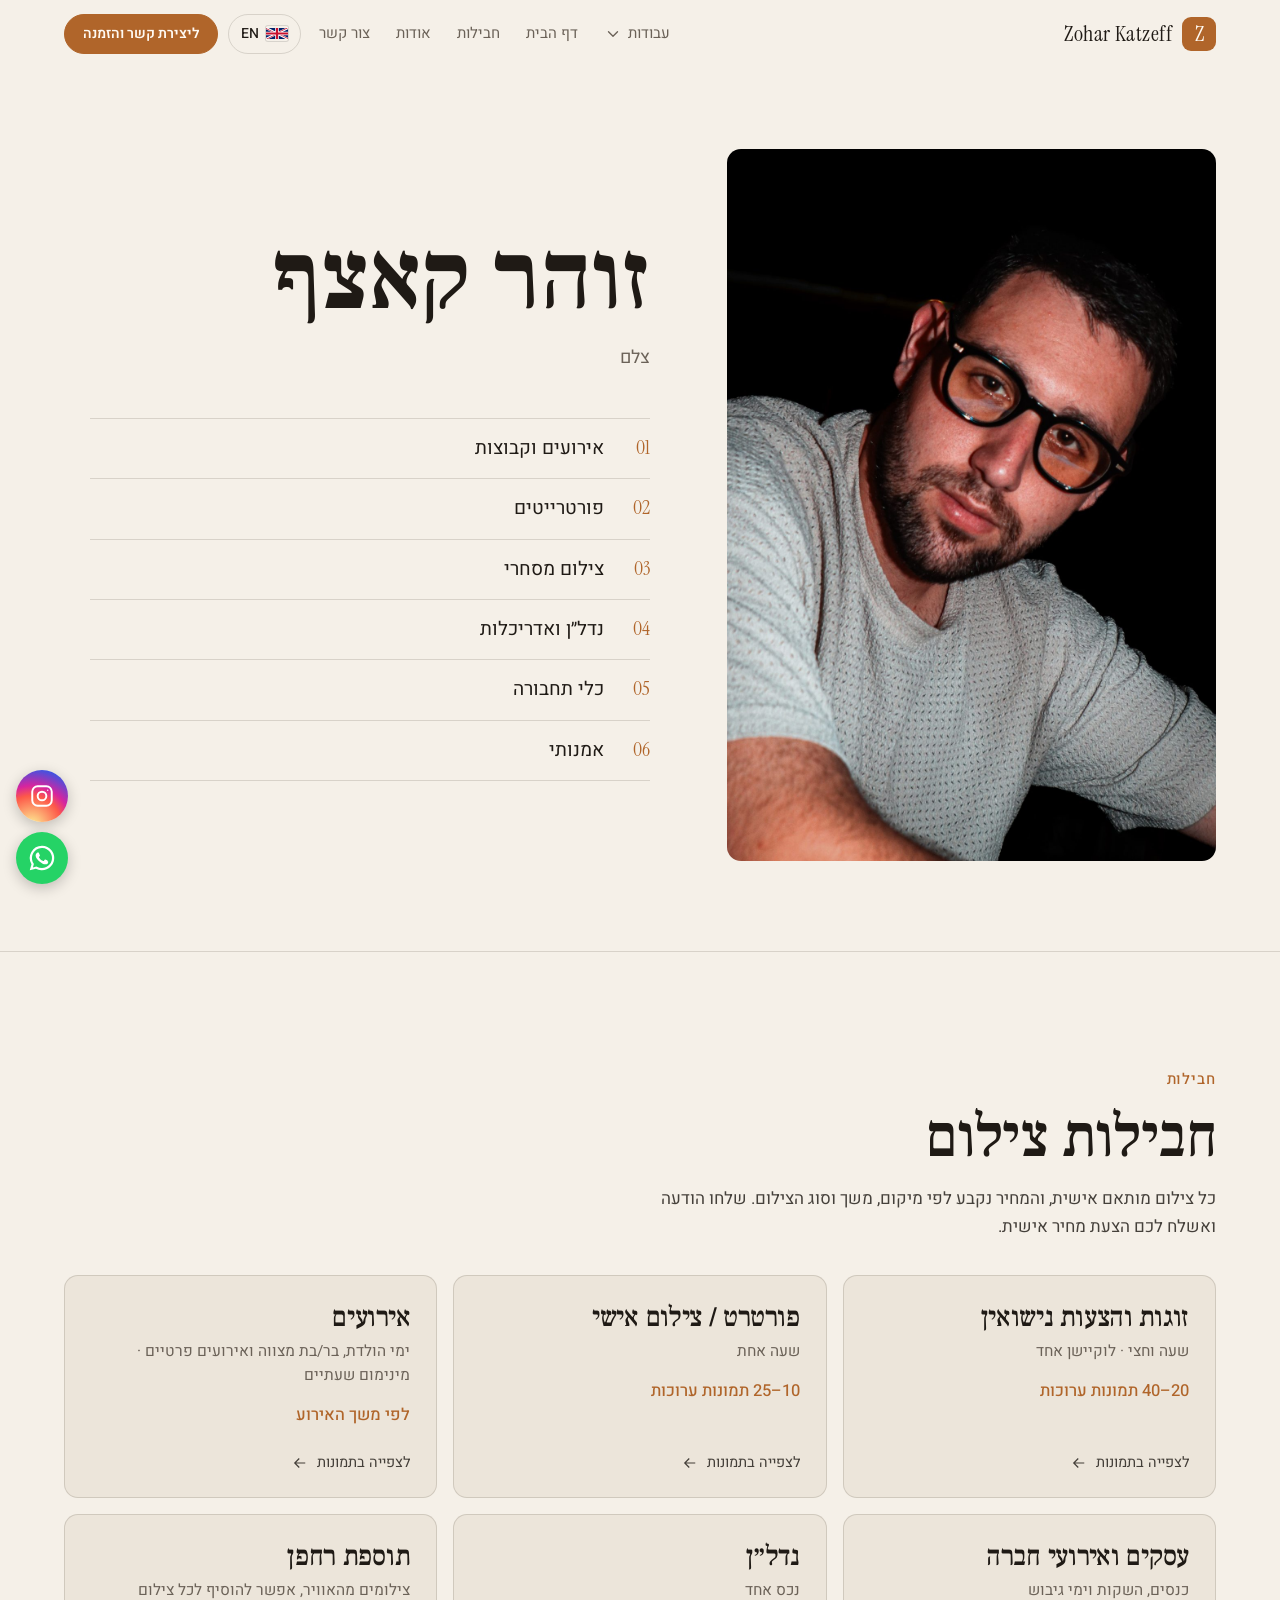
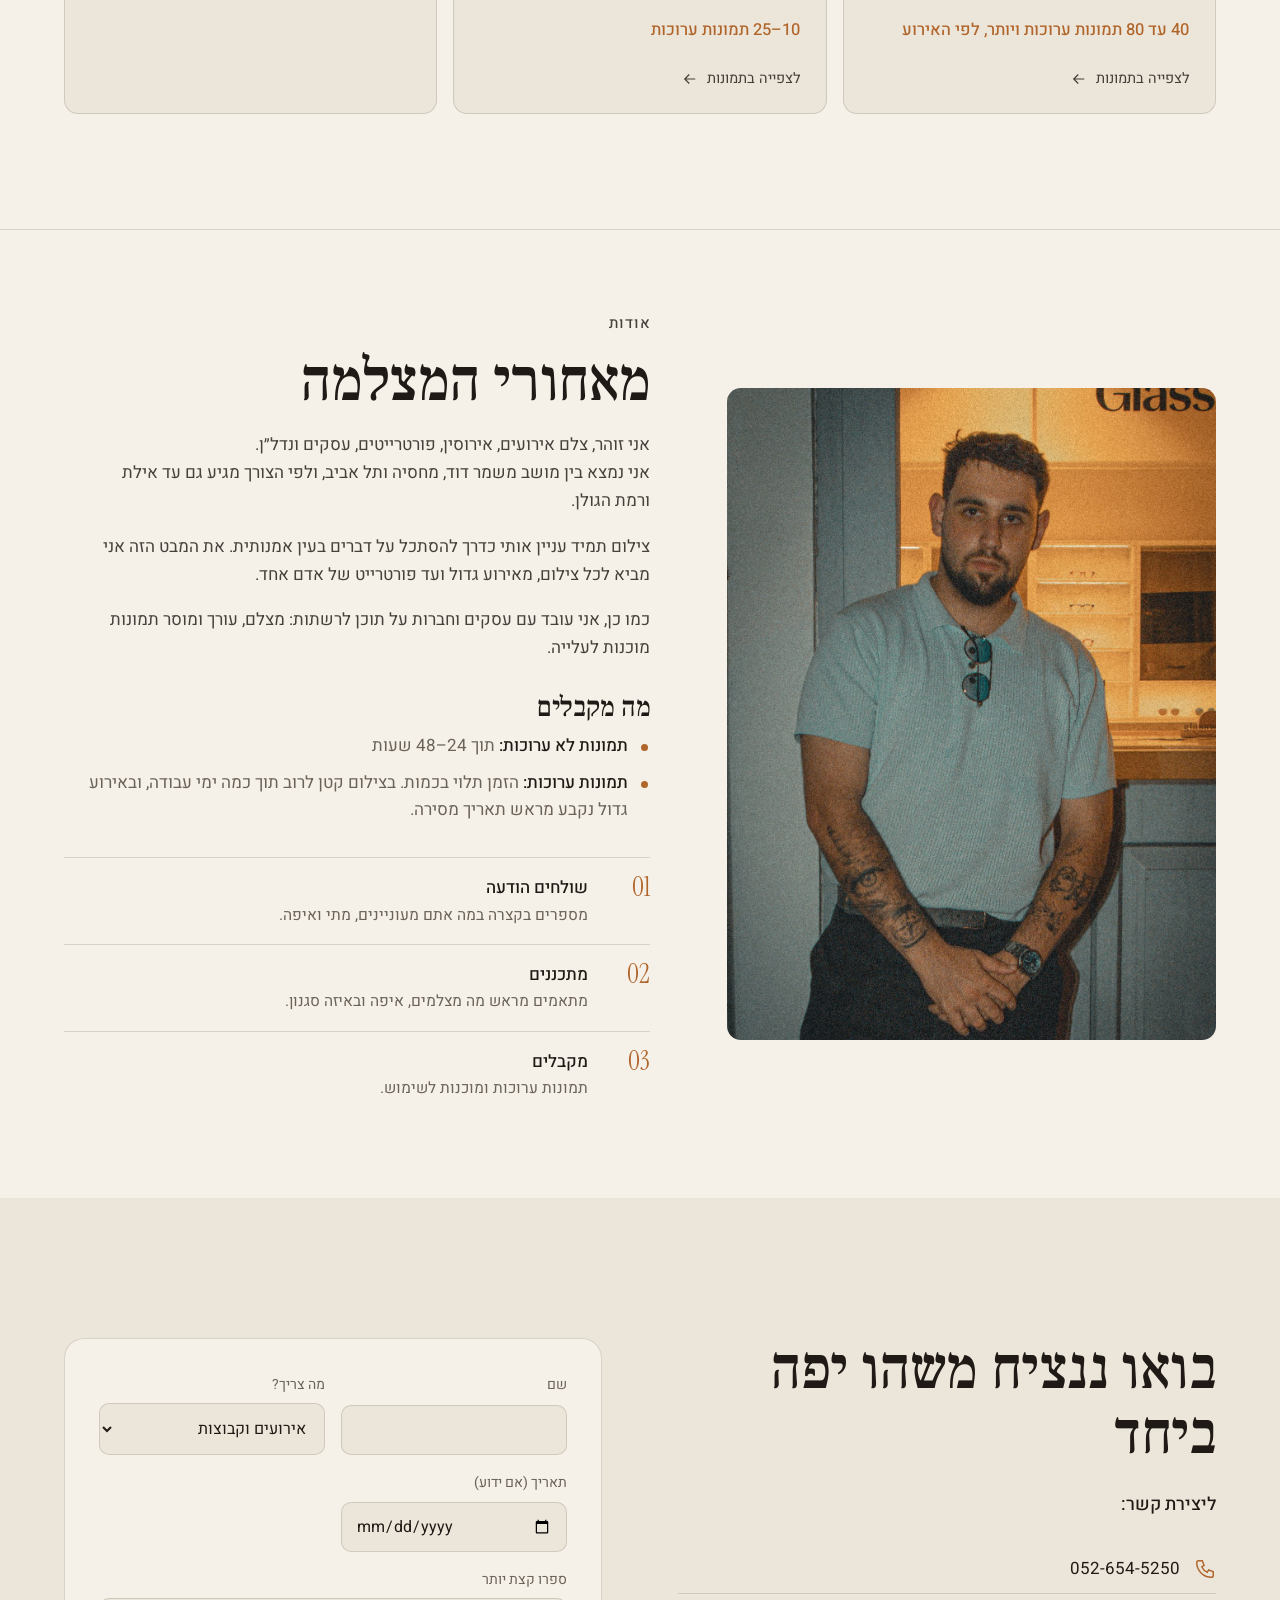
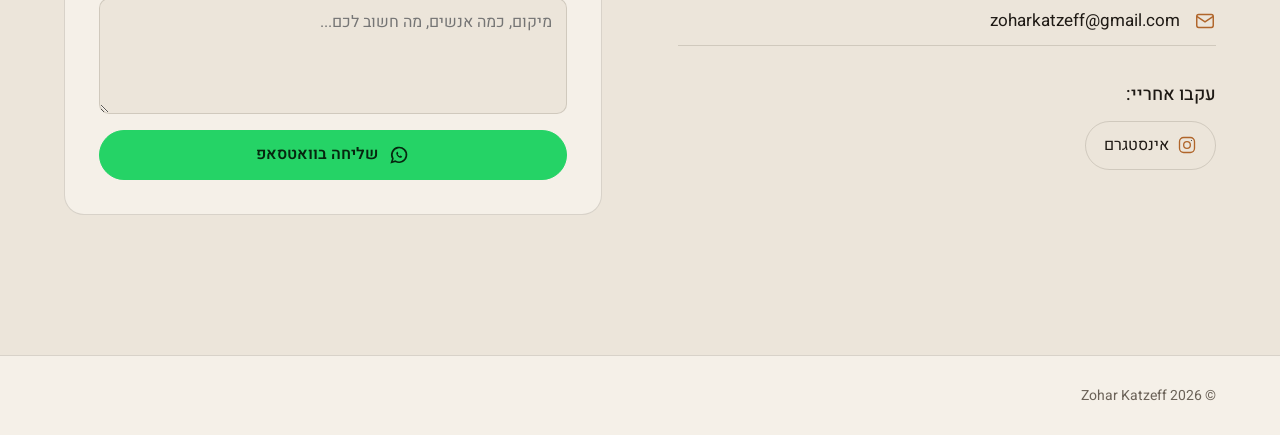
<file: index.html>
<!doctype html>
<html lang="he" dir="rtl">
<head>
<meta charset="utf-8">
<meta name="viewport" content="width=device-width, initial-scale=1, viewport-fit=cover">
<title>זוהר קאצף · צלם אירועים, פורטרייטים, עסקים ונדל״ן</title>
<meta name="description" content="זוהר קאצף, צלם אירועים, אירוסין, פורטרייטים, עסקים ונדל״ן. משמר דוד, מחסיה, תל אביב וכל הארץ. Zohar Katzeff, photographer in Israel.">
<!-- seo -->
<link rel="canonical" href="https://zoharkatzeff.com/">
<meta property="og:url" content="https://zoharkatzeff.com/">
<meta property="og:type" content="website">
<meta property="og:locale" content="he_IL">
<link rel="alternate" hreflang="he" href="https://zoharkatzeff.com/">
<link rel="alternate" hreflang="en" href="https://zoharkatzeff.com/?lang=en">
<link rel="alternate" hreflang="x-default" href="https://zoharkatzeff.com/">
<script type="application/ld+json">
{"@context": "https://schema.org", "@type": "ProfessionalService",
 "name": "Zohar Katzeff Photography · זוהר קאצף צלם",
 "alternateName": ["זוהר קאצף", "Zohar Katzeff"],
 "description": "צלם אירועים, אירוסין, פורטרייטים, עסקים ונדל״ן. Photographer for events, engagements, portraits, businesses and real estate.",
 "url": "https://zoharkatzeff.com/",
 "image": "https://zoharkatzeff.com/media/full/self-portrait-001.jpg",
 "telephone": "+972526545250",
 "areaServed": [{"@type": "Country", "name": "Israel"}, "משמר דוד", "מחסיה", "תל אביב"],
 "address": {"@type": "PostalAddress", "addressLocality": "Mishmar David", "addressCountry": "IL"},
 "founder": {"@type": "Person", "name": "Zohar Katzeff", "alternateName": "זוהר קאצף", "jobTitle": "Photographer"},
 "sameAs": ["https://www.instagram.com/katzeff_photos/"],
 "knowsAbout": ["Event photography", "Portrait photography", "Engagement photography", "Commercial photography", "Real estate photography", "Architecture photography"]}
</script>
<!-- /seo -->
<meta property="og:title" content="Zohar Katzeff · זוהר קאצף">
<meta property="og:description" content="צלם · Photographer">
<meta property="og:image" content="https://zoharkatzeff.com/media/full/self-portrait-001.jpg">
<meta name="theme-color" content="#f5f0e8">
<link rel="icon" href="data:image/svg+xml,%3Csvg xmlns='http://www.w3.org/2000/svg' viewBox='0 0 64 64'%3E%3Crect width='64' height='64' rx='14' fill='%23121110'/%3E%3Ctext x='32' y='45' font-family='Georgia,serif' font-size='38' fill='%23e3a75f' text-anchor='middle'%3EZ%3C/text%3E%3C/svg%3E">
<link rel="preconnect" href="https://fonts.googleapis.com">
<link rel="preconnect" href="https://fonts.gstatic.com" crossorigin>
<link href="https://fonts.googleapis.com/css2?family=Frank+Ruhl+Libre:wght@400;500;700&family=Heebo:wght@300;400;500;600&family=Instrument+Serif:ital@0;1&family=Caveat:wght@500;700&display=swap" rel="stylesheet">
<link rel="stylesheet" href="style.css?v=47">
</head>
<body data-page="home" data-base="">
<header class="nav" id="nav"></header>
<main id="main"><div class="page home" id="home"></div>
<section class="packages" id="packages">
  <div class="packages-inner">
    <p class="eyebrow" data-en="Packages">חבילות</p>
    <h2 data-en="Photography packages">חבילות צילום</h2>
    <p class="packages-lead" data-en="Every shoot is tailored to you, so the price depends on location, length and type of shoot. Message me and I'll send you a personal quote.">כל צילום מותאם אישית, והמחיר נקבע לפי מיקום, משך וסוג הצילום. שלחו הודעה ואשלח לכם הצעת מחיר אישית.</p>
    <div class="pkg-grid">
    <a class="pkg" href="portraits/">
      <h3 data-en="Couples & engagement">זוגות והצעות נישואין</h3>
      <p class="pkg-meta" data-en="1.5 hours · one location">שעה וחצי · לוקיישן אחד</p>
      <p class="pkg-count" data-en="20–40 edited photos">20–40 תמונות ערוכות</p>
      <span class="pkg-see"><span data-en="See photos">לצפייה בתמונות</span><svg class="pkg-arrow" viewBox="0 0 24 24" aria-hidden="true"><path d="M5 12h14M13 6l6 6-6 6"/></svg></span>
    </a>
    <a class="pkg" href="portraits/">
      <h3 data-en="Portrait / personal shoot">פורטרט / צילום אישי</h3>
      <p class="pkg-meta" data-en="1 hour">שעה אחת</p>
      <p class="pkg-count" data-en="10–25 edited photos">10–25 תמונות ערוכות</p>
      <span class="pkg-see"><span data-en="See photos">לצפייה בתמונות</span><svg class="pkg-arrow" viewBox="0 0 24 24" aria-hidden="true"><path d="M5 12h14M13 6l6 6-6 6"/></svg></span>
    </a>
    <a class="pkg" href="events/">
      <h3 data-en="Events">אירועים</h3>
      <p class="pkg-meta" data-en="Birthdays, bar/bat mitzvahs and private events · 2-hour minimum">ימי הולדת, בר/בת מצווה ואירועים פרטיים · מינימום שעתיים</p>
      <p class="pkg-count" data-en="Depends on the length of the event">לפי משך האירוע</p>
      <span class="pkg-see"><span data-en="See photos">לצפייה בתמונות</span><svg class="pkg-arrow" viewBox="0 0 24 24" aria-hidden="true"><path d="M5 12h14M13 6l6 6-6 6"/></svg></span>
    </a>
    <a class="pkg" href="commercial/">
      <h3 data-en="Business & company events">עסקים ואירועי חברה</h3>
      <p class="pkg-meta" data-en="Conferences, launches and team days">כנסים, השקות וימי גיבוש</p>
      <p class="pkg-count" data-en="40–80+ edited photos, depending on the event">40 עד 80 תמונות ערוכות ויותר, לפי האירוע</p>
      <span class="pkg-see"><span data-en="See photos">לצפייה בתמונות</span><svg class="pkg-arrow" viewBox="0 0 24 24" aria-hidden="true"><path d="M5 12h14M13 6l6 6-6 6"/></svg></span>
    </a>
    <a class="pkg" href="real-estate/">
      <h3 data-en="Real estate">נדל״ן</h3>
      <p class="pkg-meta" data-en="One property">נכס אחד</p>
      <p class="pkg-count" data-en="10–25 edited photos">10–25 תמונות ערוכות</p>
      <span class="pkg-see"><span data-en="See photos">לצפייה בתמונות</span><svg class="pkg-arrow" viewBox="0 0 24 24" aria-hidden="true"><path d="M5 12h14M13 6l6 6-6 6"/></svg></span>
    </a>
    <div class="pkg">
      <h3 data-en="Drone add-on">תוספת רחפן</h3>
      <p class="pkg-meta" data-en="Aerial shots you can add to any shoot">צילומים מהאוויר, אפשר להוסיף לכל צילום</p>
    </div>
    </div>
  </div>
</section>

<section class="about" id="about">
  <div class="about-img"><img src="media/full/about-001.jpg" alt="Zohar Katzeff · זוהר קאצף"></div>
  <div class="about-text">
    <p class="eyebrow" data-en="About">אודות</p>
    <h2 class="about-title" data-en="Behind the camera">מאחורי המצלמה</h2>
    <p data-en="I'm Zohar, a photographer for events, engagements, portraits, businesses and real estate.<br>I'm based between Moshav Mishmar David, Mahseya and Tel Aviv, and I travel as far as Eilat or the Golan Heights when the shoot calls for it.">אני זוהר, צלם אירועים, אירוסין, פורטרייטים, עסקים ונדל״ן.<br>אני נמצא בין מושב משמר דוד, מחסיה ותל אביב, ולפי הצורך מגיע גם עד אילת ורמת הגולן.</p>
    <p data-en="Photography has always drawn me in as a way of seeing things with an artistic eye. I bring that eye to every shoot, from a big event to a portrait of one person.">צילום תמיד עניין אותי כדרך להסתכל על דברים בעין אמנותית. את המבט הזה אני מביא לכל צילום, מאירוע גדול ועד פורטרייט של אדם אחד.</p>
    <p data-en="I also work with businesses and companies on social content: I shoot, edit and hand over photos that are ready to post.">כמו כן, אני עובד עם עסקים וחברות על תוכן לרשתות: מצלם, עורך ומוסר תמונות מוכנות לעלייה.</p>
    <h2 class="gets-title" data-en="What you get">מה מקבלים</h2>
    <ul class="gets">
      <li data-en="<strong>Unedited photos:</strong> within 24–48 hours"><strong>תמונות לא ערוכות:</strong> תוך 24–48 שעות</li>
      <li data-en="<strong>Edited photos:</strong> depends on how many. A small shoot usually takes a few business days; for a big event, we agree on a delivery date in advance."><strong>תמונות ערוכות:</strong> הזמן תלוי בכמות. בצילום קטן לרוב תוך כמה ימי עבודה, ובאירוע גדול נקבע מראש תאריך מסירה.</li>
    </ul>
    <ol class="steps">
      <li><strong data-en="Message me">שולחים הודעה</strong><span data-en="Tell me briefly what you're looking for, when and where.">מספרים בקצרה במה אתם מעוניינים, מתי ואיפה.</span></li>
      <li><strong data-en="We plan it">מתכננים</strong><span data-en="We agree up front on what we shoot, where, and in what style.">מתאמים מראש מה מצלמים, איפה ובאיזה סגנון.</span></li>
      <li><strong data-en="You get the edit">מקבלים</strong><span data-en="Edited photos, ready to use.">תמונות ערוכות ומוכנות לשימוש.</span></li>
    </ol>
  </div>
</section>

<section class="contact" id="contact">
  <div class="contact-inner">
    <div class="contact-copy">
      <h2 data-en="Let's capture something beautiful together">בואו ננציח משהו יפה ביחד</h2>
      <p class="contact-label" data-en="Get in touch:">ליצירת קשר:</p>
      <div class="contact-links">
        <a href="tel:+972526545250"><svg viewBox="0 0 24 24" aria-hidden="true"><path d="M5 3h4l2 5-2.5 1.5a11 11 0 0 0 6 6L16 13l5 2v4a2 2 0 0 1-2 2A16 16 0 0 1 3 5a2 2 0 0 1 2-2"/></svg><span dir="ltr">052-654-5250</span></a>
        <a href="mailto:zoharkatzeff@gmail.com"><svg viewBox="0 0 24 24" aria-hidden="true"><rect x="3" y="5" width="18" height="14" rx="2"/><path d="m3 7 9 6 9-6"/></svg><span dir="ltr">zoharkatzeff@gmail.com</span></a>
      </div>
      <div class="follow" id="follow"></div>
    </div>
    <form class="form" id="bookForm" novalidate>
      <label><span data-en="Your name">שם</span><input name="name" autocomplete="name" required></label>
      <label><span data-en="What do you need?">מה צריך?</span>
        <select name="service" id="serviceSelect"></select>
      </label>
      <label><span data-en="Date (if you know it)">תאריך (אם ידוע)</span><input name="date" type="date"></label>
      <label class="full"><span data-en="Tell me a bit more">ספרו קצת יותר</span><textarea name="details" rows="4" data-en-placeholder="Location, how many people, what matters to you..." placeholder="מיקום, כמה אנשים, מה חשוב לכם..."></textarea></label>
      <button class="btn btn-wa full" type="submit">
        <svg viewBox="0 0 24 24" aria-hidden="true"><path d="M4 20l1.3-4A8 8 0 1 1 8 18.7z"/><path d="M9 9.5c0 3 2.5 5.5 5.5 5.5l1-1.5-2-1-1 .8a4 4 0 0 1-2-2l.8-1-1-2z" class="fill"/></svg>
        <span data-en="Send on WhatsApp">שליחה בוואטסאפ</span>
      </button>
      <p class="form-err" id="formErr" role="alert" hidden data-en="Please add your name.">נא למלא שם.</p>
    </form>
  </div>
</section>
</main>
<footer class="footer" id="footer"></footer>
<script src="data/photos.js?v=47"></script>
<script src="app.js?v=47"></script>
</body>
</html>
</file>
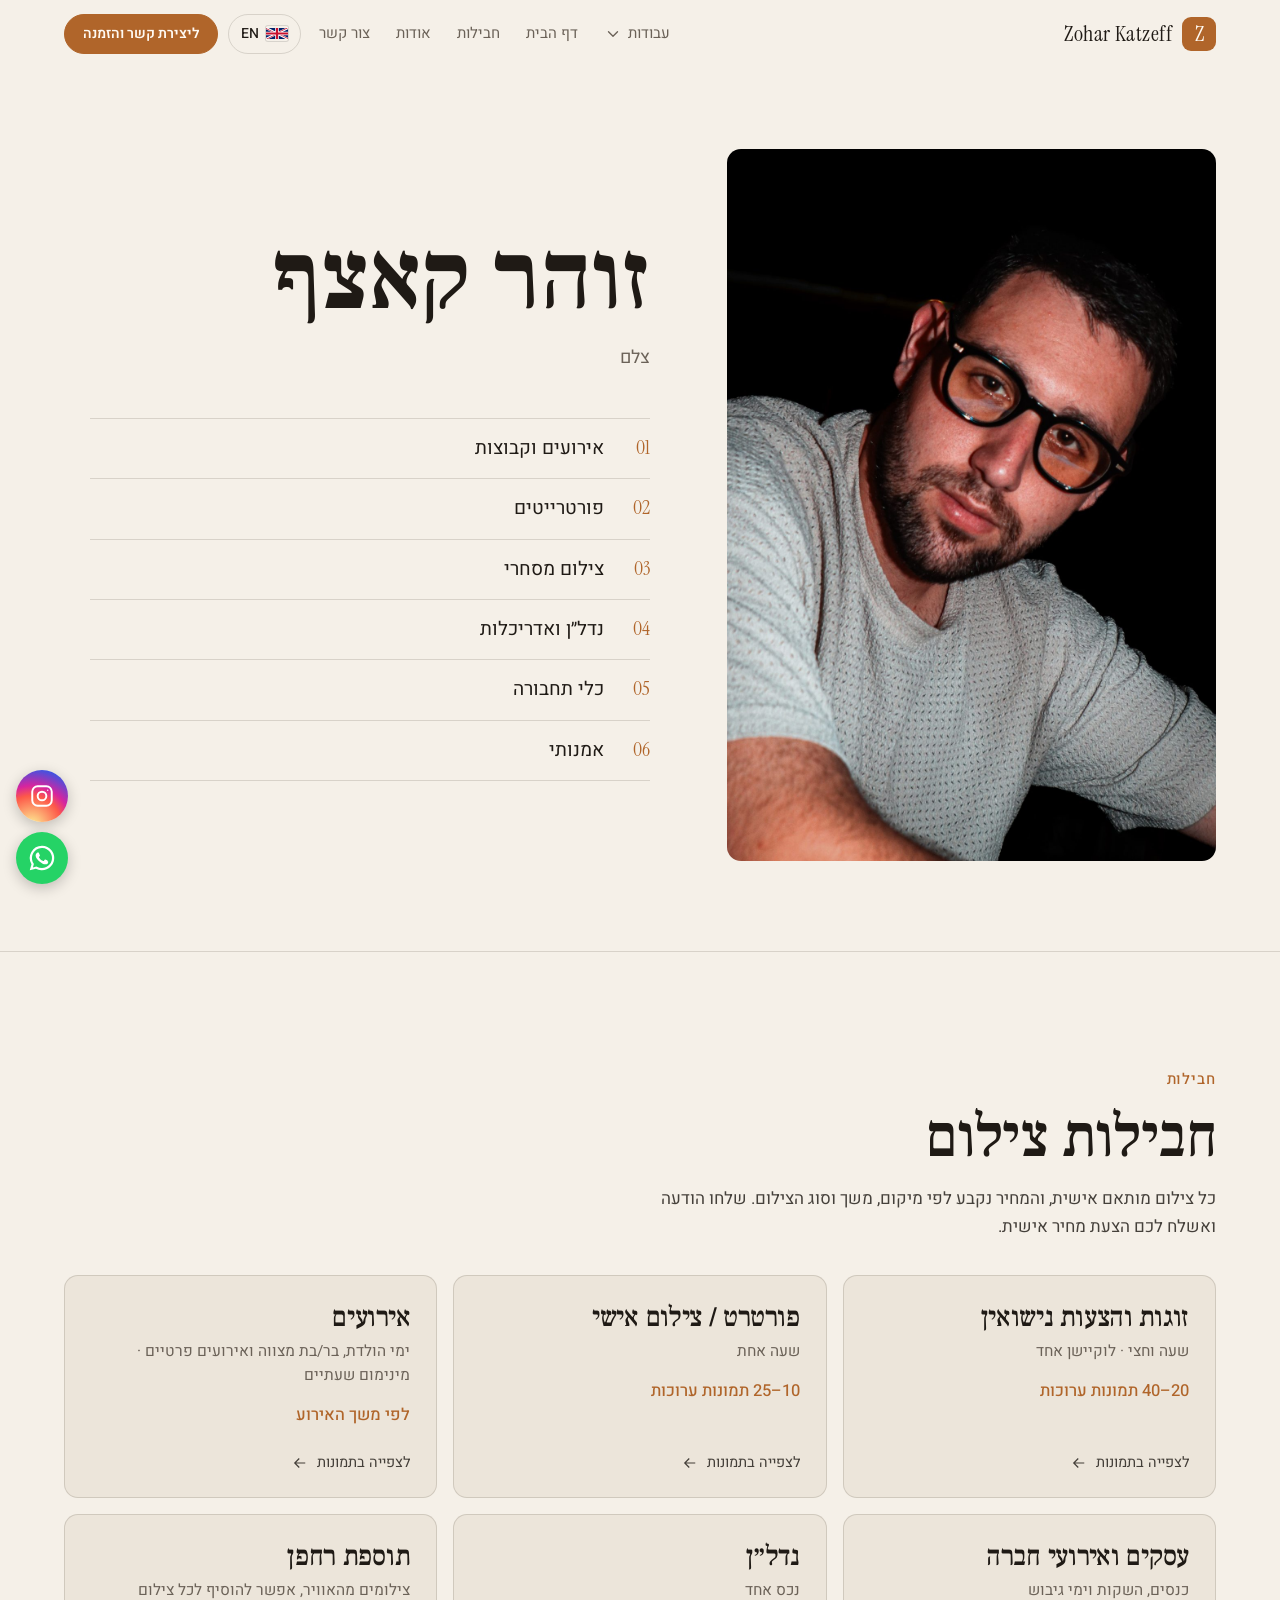
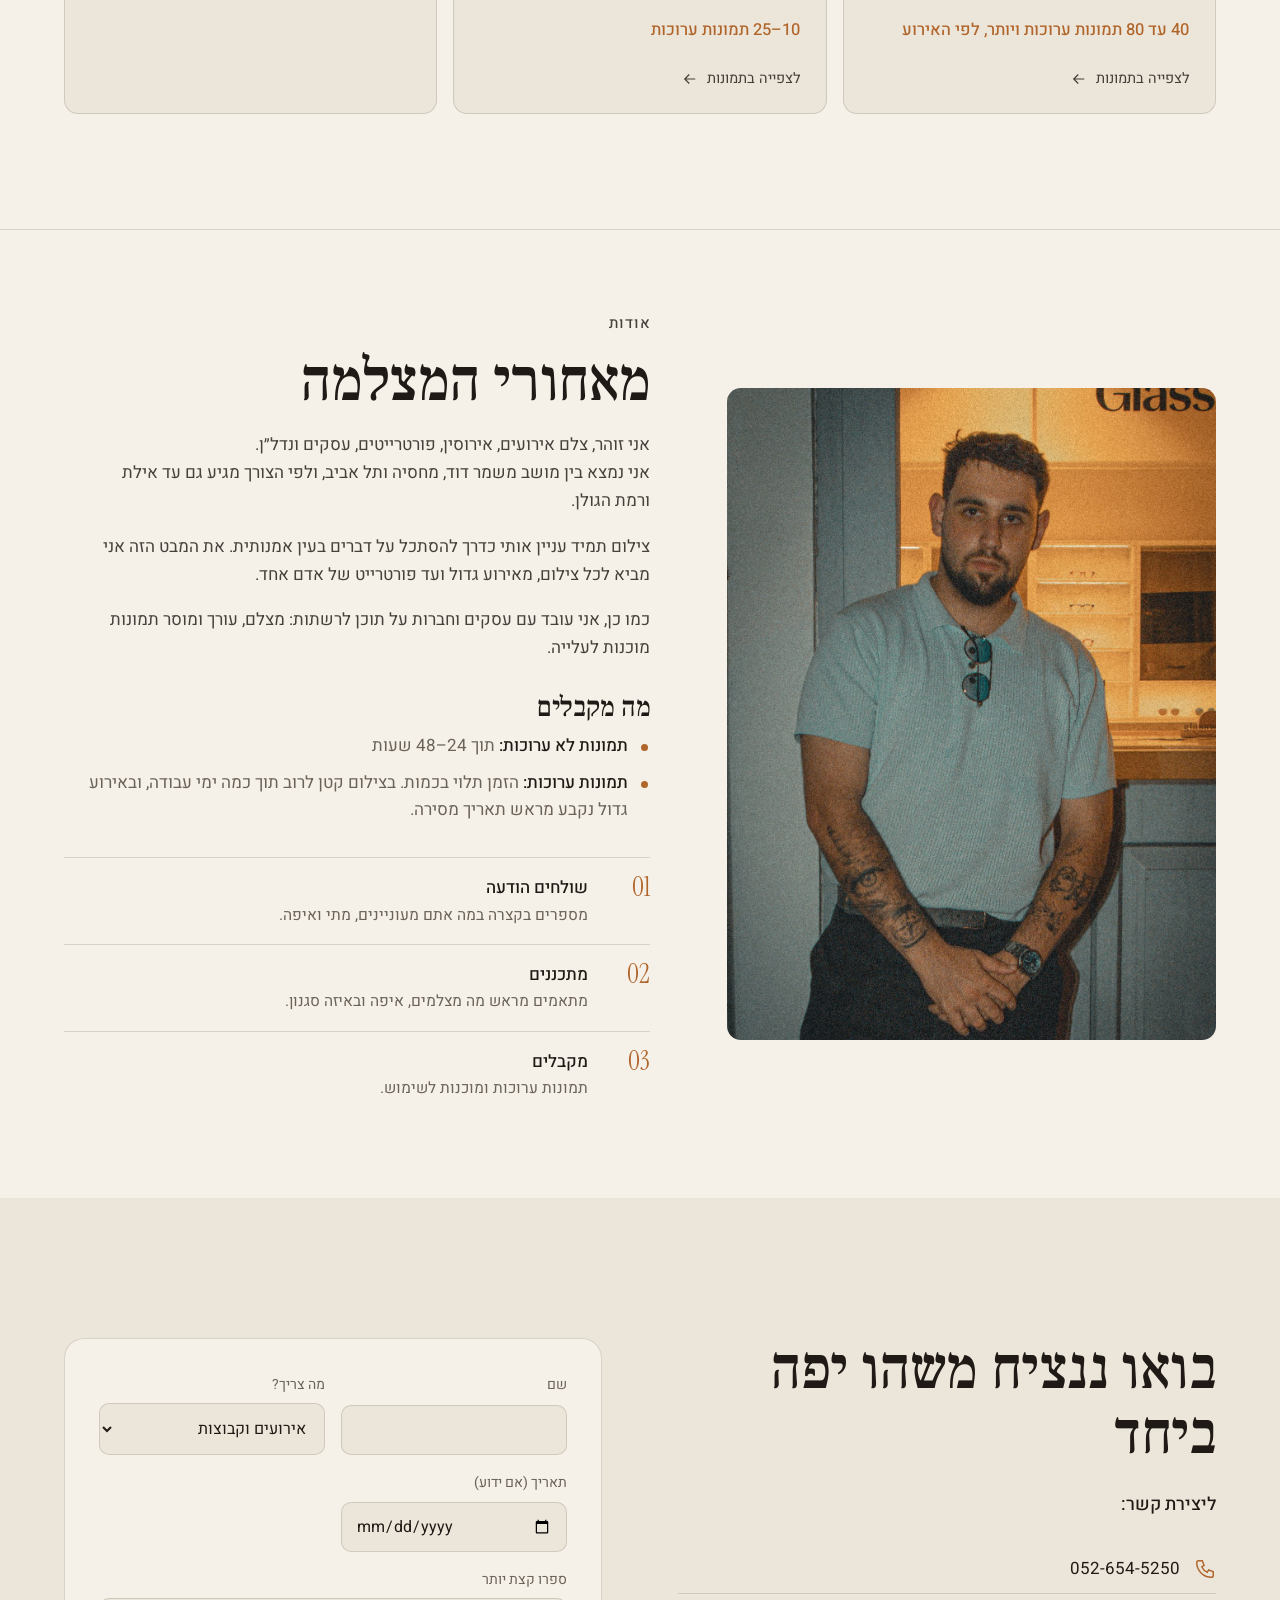
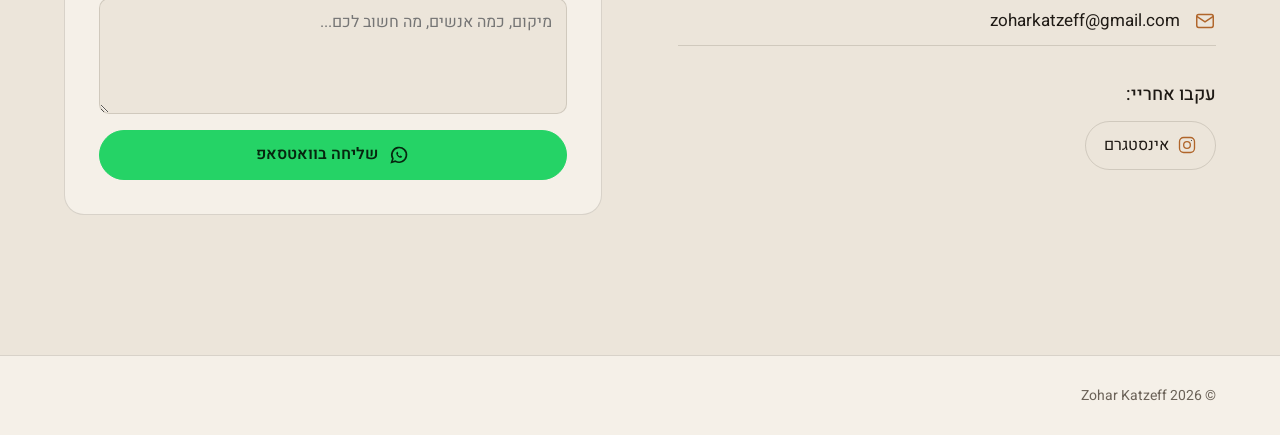
<file: about/index.html>
<!doctype html>
<html lang="he"><head><meta charset="utf-8">
<title>זוהר קאצף · צלם</title>
<link rel="canonical" href="https://zoharkatzeff.com/">
<meta name="robots" content="noindex">
<meta http-equiv="refresh" content="0; url=../#about">
<script>location.replace("../" + location.search + (location.hash || "#about"));</script>
</head><body><a href="../#about">zoharkatzeff.com</a></body></html>
</file>
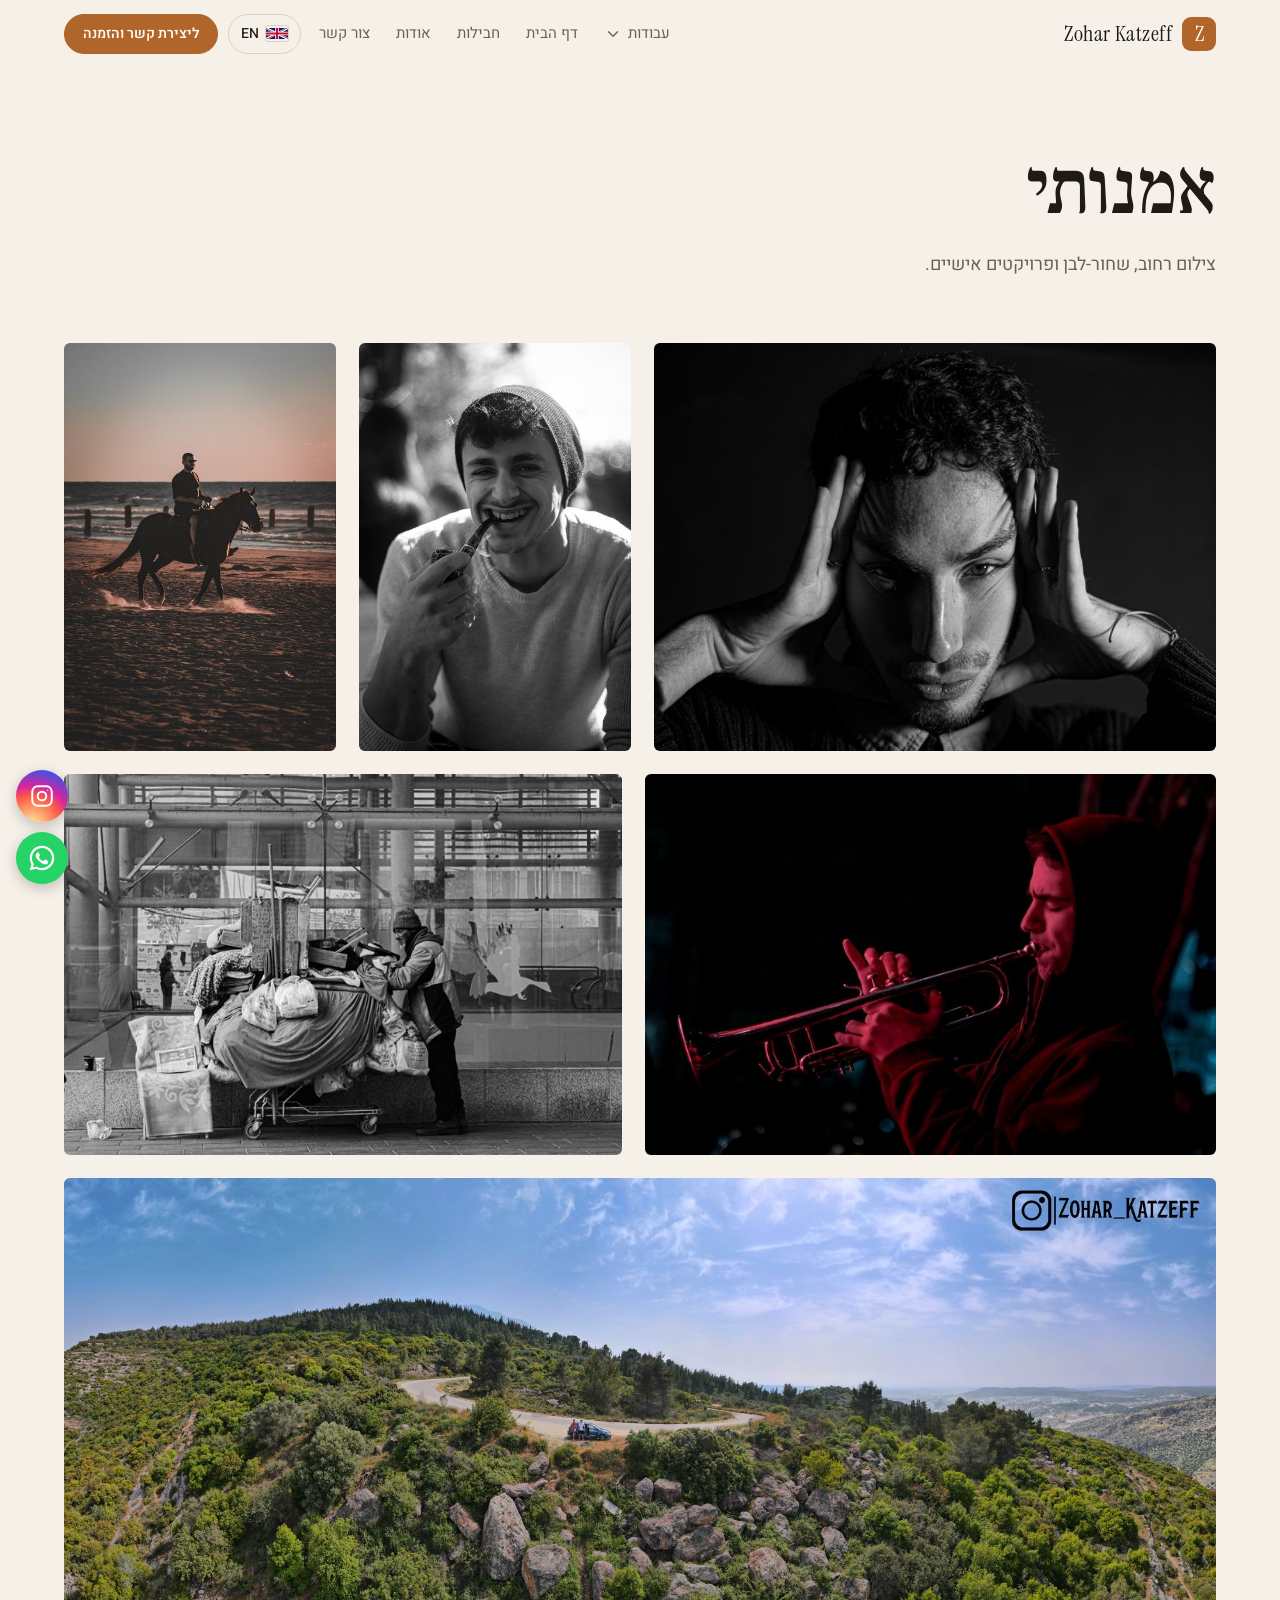
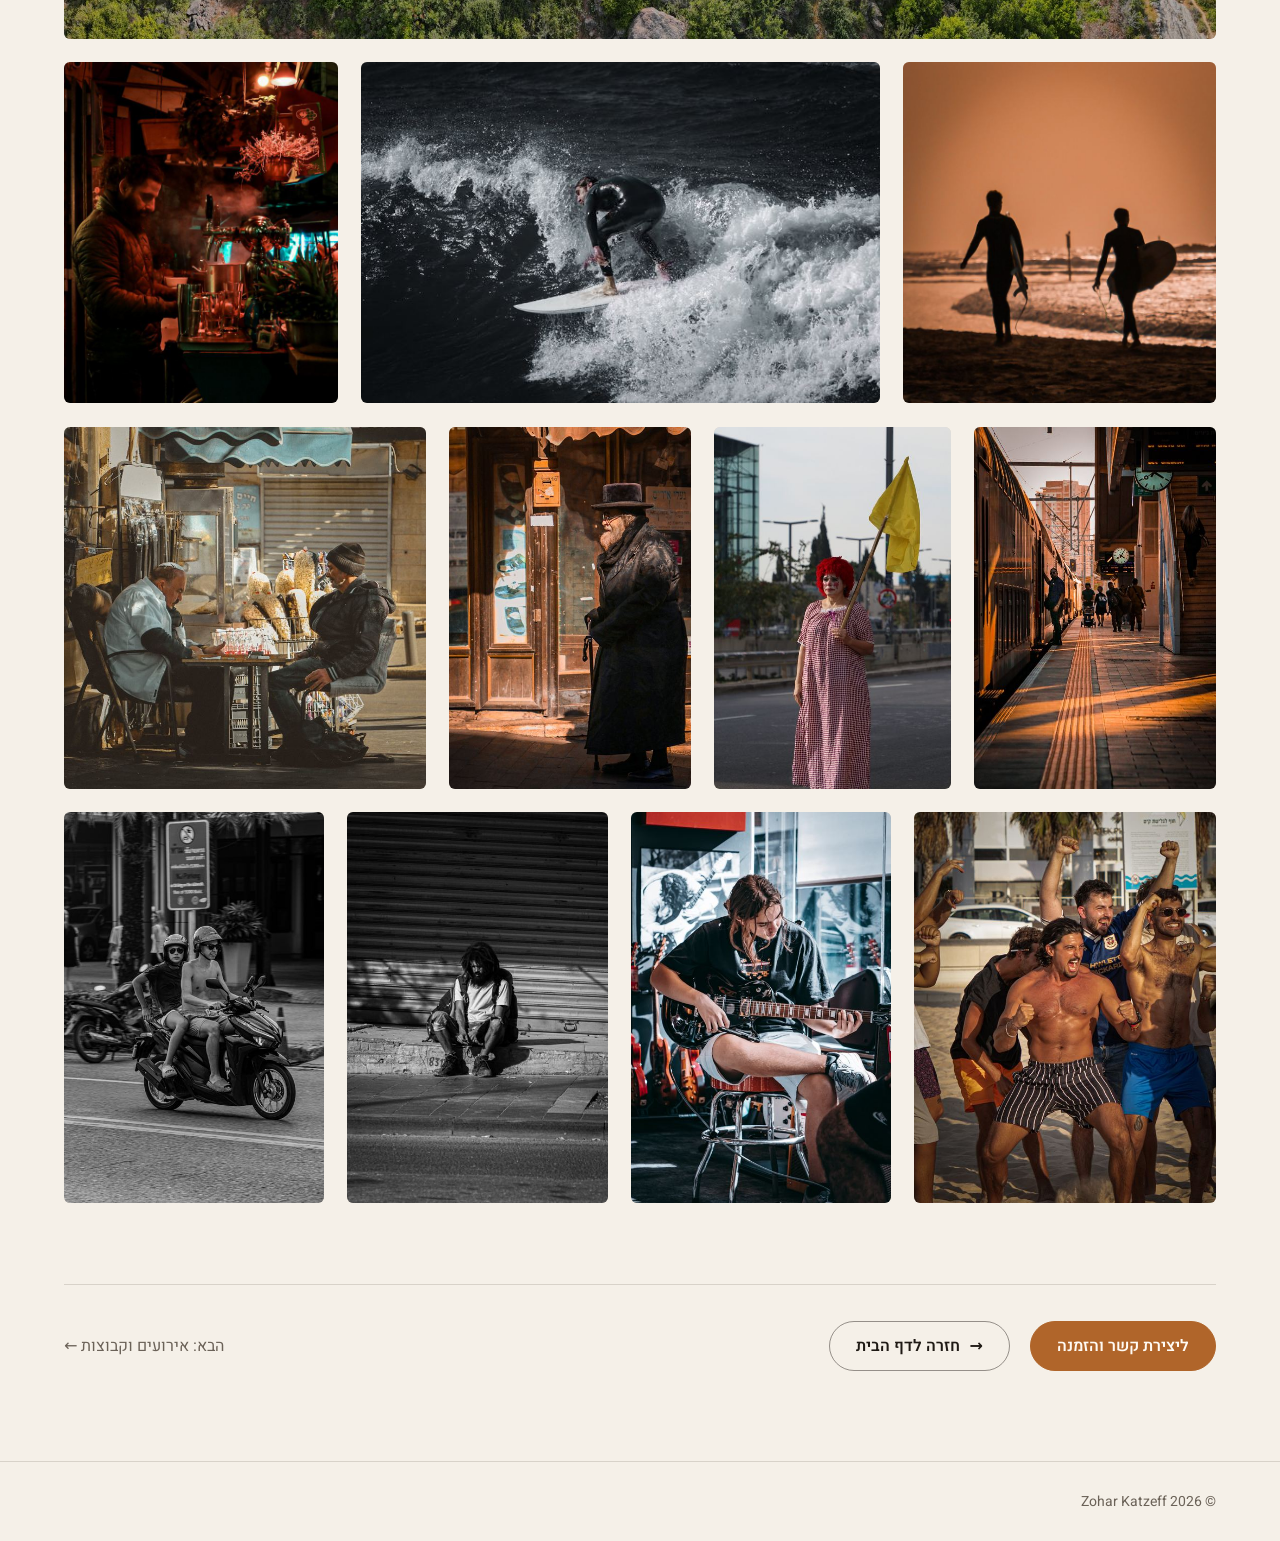
<file: artistic/index.html>
<!doctype html>
<html lang="he" dir="rtl">
<head>
<meta charset="utf-8">
<meta name="viewport" content="width=device-width, initial-scale=1, viewport-fit=cover">
<title>אמנותי · זוהר קאצף צלם</title>
<meta name="description" content="צילום רחוב, שחור-לבן ופרויקטים אישיים. זוהר קאצף, צלם · משמר דוד, מחסיה, תל אביב וכל הארץ. Artistic photography by Zohar Katzeff.">
<!-- seo -->
<link rel="canonical" href="https://zoharkatzeff.com/artistic/">
<meta property="og:url" content="https://zoharkatzeff.com/artistic/">
<meta property="og:type" content="website">
<meta property="og:locale" content="he_IL">
<link rel="alternate" hreflang="he" href="https://zoharkatzeff.com/artistic/">
<link rel="alternate" hreflang="en" href="https://zoharkatzeff.com/artistic/?lang=en">
<link rel="alternate" hreflang="x-default" href="https://zoharkatzeff.com/artistic/">
<!-- /seo -->
<meta property="og:title" content="Artistic · Zohar Katzeff">
<meta property="og:description" content="צלם · Photographer">
<meta property="og:image" content="https://zoharkatzeff.com/media/full/self-portrait-001.jpg">
<meta name="theme-color" content="#f5f0e8">
<link rel="icon" href="data:image/svg+xml,%3Csvg xmlns='http://www.w3.org/2000/svg' viewBox='0 0 64 64'%3E%3Crect width='64' height='64' rx='14' fill='%23121110'/%3E%3Ctext x='32' y='45' font-family='Georgia,serif' font-size='38' fill='%23e3a75f' text-anchor='middle'%3EZ%3C/text%3E%3C/svg%3E">
<link rel="preconnect" href="https://fonts.googleapis.com">
<link rel="preconnect" href="https://fonts.gstatic.com" crossorigin>
<link href="https://fonts.googleapis.com/css2?family=Frank+Ruhl+Libre:wght@400;500;700&family=Heebo:wght@300;400;500;600&family=Instrument+Serif:ital@0;1&display=swap" rel="stylesheet">
<link rel="stylesheet" href="../style.css?v=47">
</head>
<body data-page="artistic" data-base="../">
<header class="nav" id="nav"></header>
<main class="page" id="main"></main>
<footer class="footer" id="footer"></footer>
<div class="lightbox" id="lightbox" aria-hidden="true" role="dialog" aria-modal="true">
  <button class="icon-btn lb-close" id="lbClose" aria-label="Close">✕</button>
  <button class="icon-btn lb-arrow lb-prev" id="lbPrev" aria-label="Previous">‹</button>
  <figure class="lb-figure"><img id="lbImg" alt=""><figcaption id="lbCount" dir="ltr"></figcaption></figure>
  <button class="icon-btn lb-arrow lb-next" id="lbNext" aria-label="Next">›</button>
</div>
<script src="../data/photos.js?v=47"></script>
<script src="../app.js?v=47"></script>
</body>
</html>
</file>
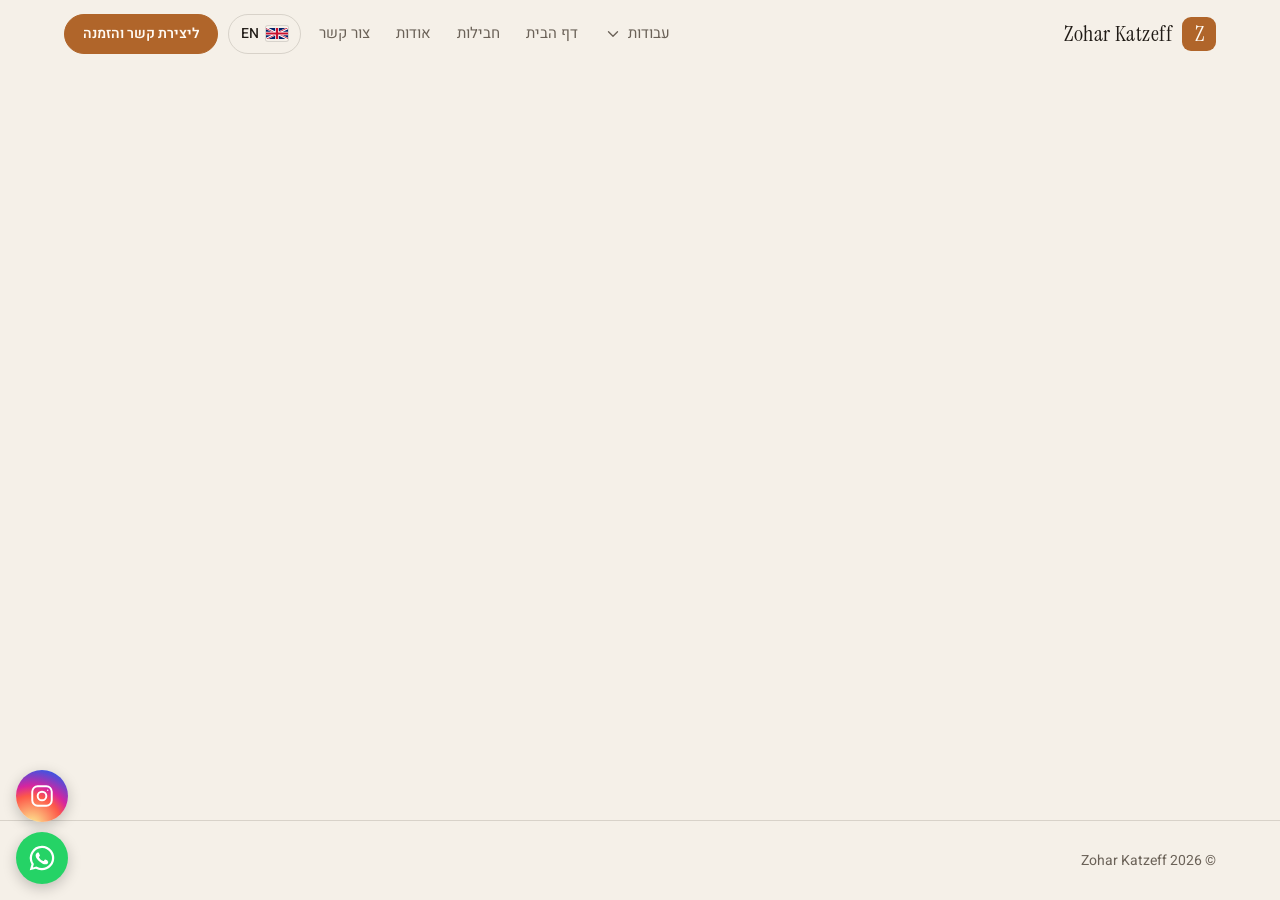
<file: business/index.html>
<!doctype html>
<html lang="he" dir="rtl">
<head>
<meta charset="utf-8">
<meta name="viewport" content="width=device-width, initial-scale=1, viewport-fit=cover">
<title>צילום לעסקים · זוהר קאצף</title>
<meta name="description" content="צילום לעסקים · Business. זוהר קאצף, צלם.">
<meta property="og:title" content="Business · Zohar Katzeff">
<meta property="og:description" content="צלם · Photographer">
<meta property="og:image" content="https://zoharkatzeff.github.io/media/full/bw-portraits-005.jpg">
<meta name="theme-color" content="#121110">
<link rel="icon" href="data:image/svg+xml,%3Csvg xmlns='http://www.w3.org/2000/svg' viewBox='0 0 64 64'%3E%3Crect width='64' height='64' rx='14' fill='%23121110'/%3E%3Ctext x='32' y='45' font-family='Georgia,serif' font-size='38' fill='%23e3a75f' text-anchor='middle'%3EZ%3C/text%3E%3C/svg%3E">
<link rel="preconnect" href="https://fonts.googleapis.com">
<link rel="preconnect" href="https://fonts.gstatic.com" crossorigin>
<link href="https://fonts.googleapis.com/css2?family=Frank+Ruhl+Libre:wght@400;500;700&family=Heebo:wght@300;400;500;600&family=Instrument+Serif:ital@0;1&display=swap" rel="stylesheet">
<link rel="stylesheet" href="../style.css?v=9">
</head>
<body data-page="business" data-base="../">
<header class="nav" id="nav"></header>
<main class="page" id="main"></main>
<footer class="footer" id="footer"></footer>
<div class="lightbox" id="lightbox" aria-hidden="true" role="dialog" aria-modal="true">
  <button class="icon-btn lb-close" id="lbClose" aria-label="Close">✕</button>
  <button class="icon-btn lb-arrow lb-prev" id="lbPrev" aria-label="Previous">‹</button>
  <figure class="lb-figure"><img id="lbImg" alt=""><figcaption id="lbCount"></figcaption></figure>
  <button class="icon-btn lb-arrow lb-next" id="lbNext" aria-label="Next">›</button>
</div>
<script src="../data/photos.js?v=9"></script>
<script src="../app.js?v=9"></script>
</body>
</html>
</file>
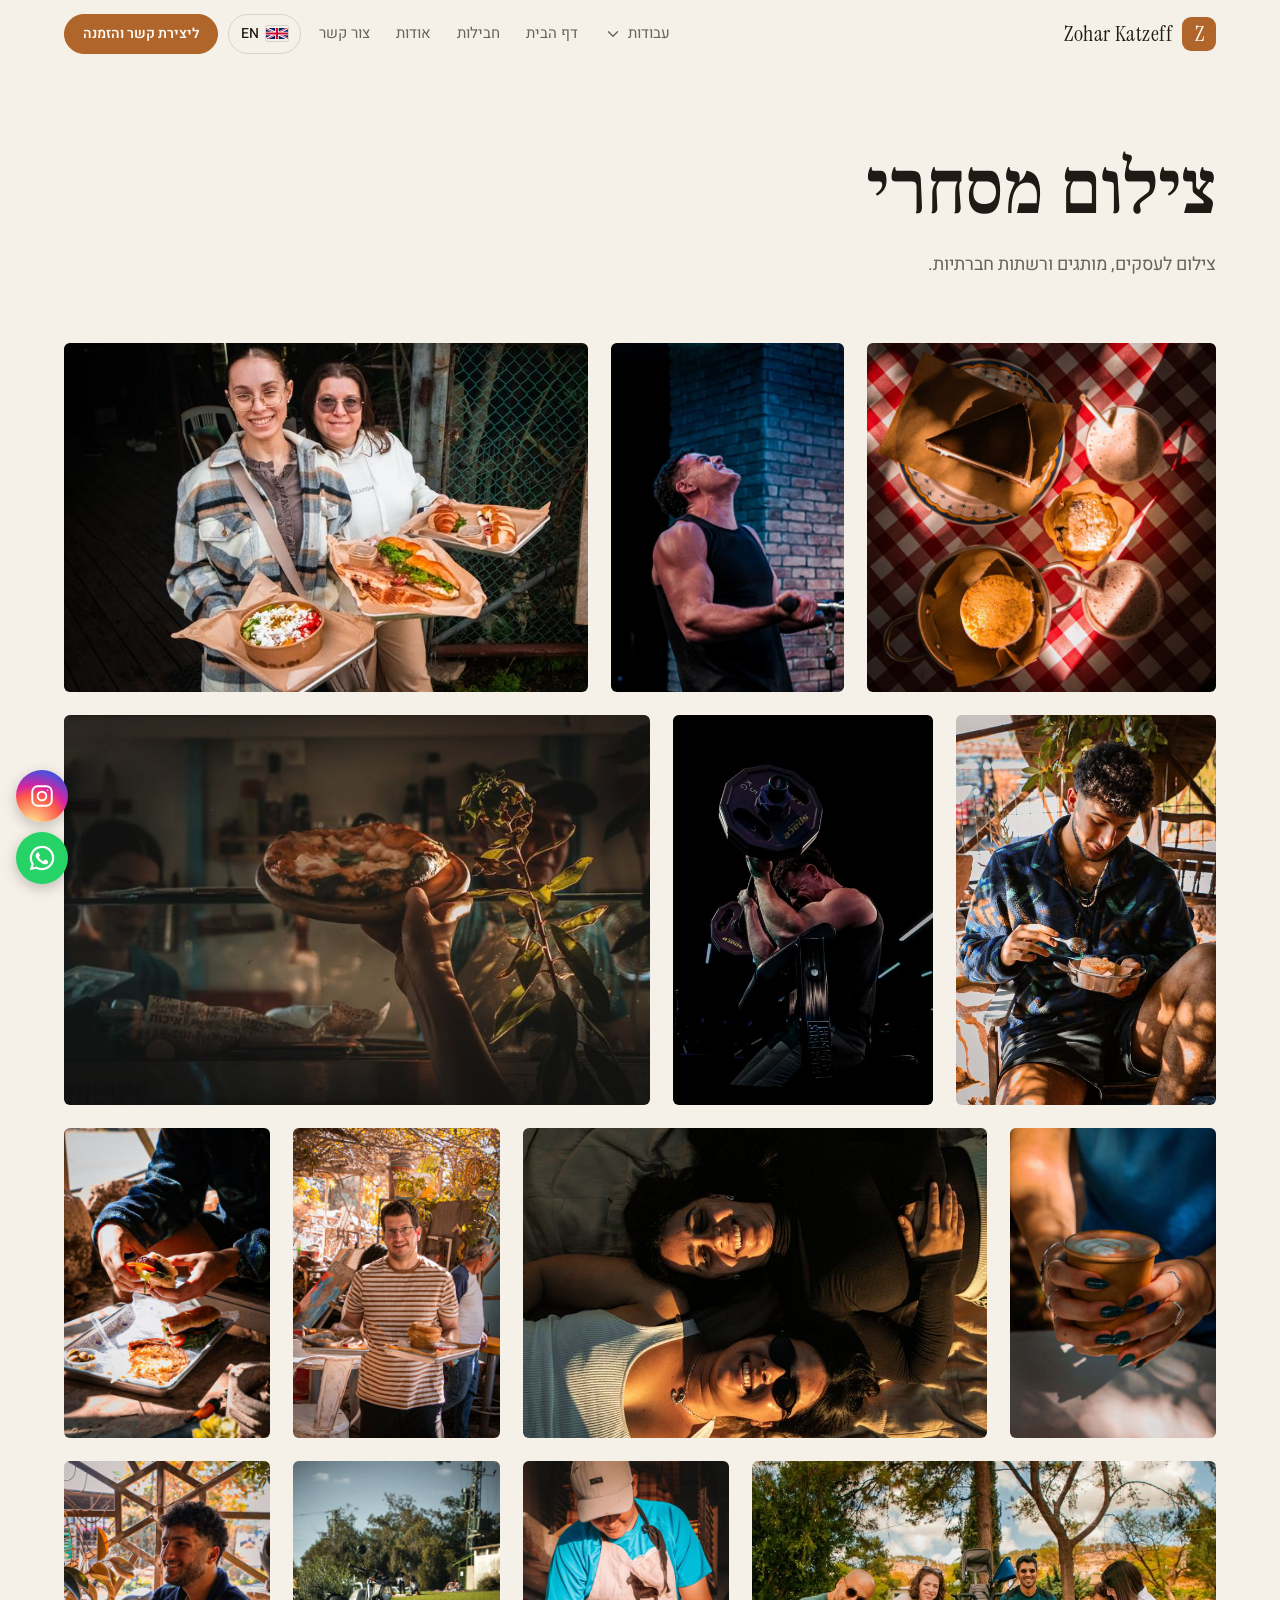
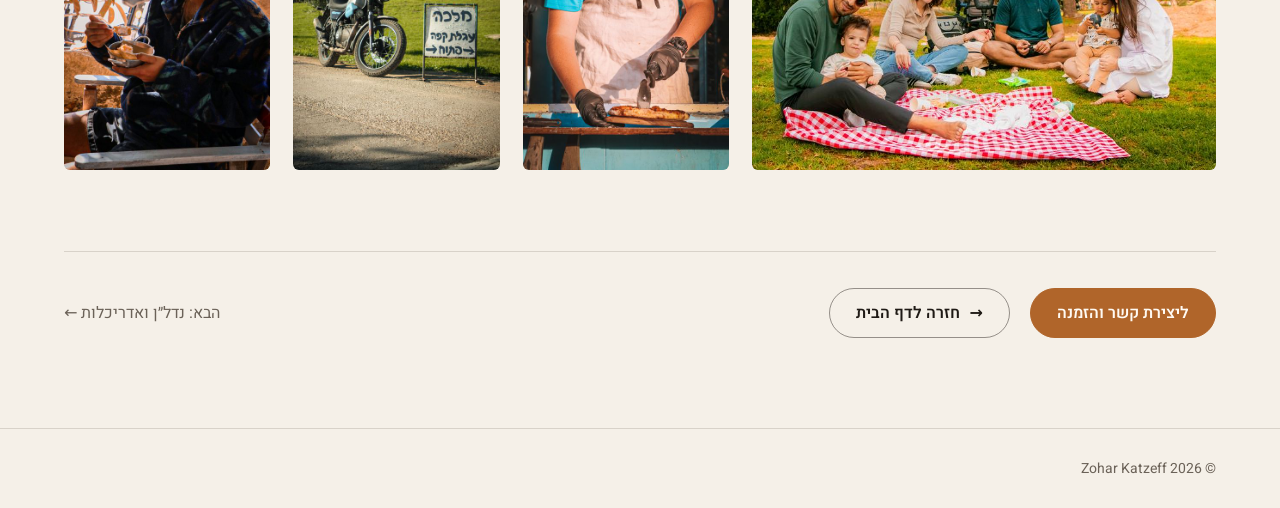
<file: commercial/index.html>
<!doctype html>
<html lang="he" dir="rtl">
<head>
<meta charset="utf-8">
<meta name="viewport" content="width=device-width, initial-scale=1, viewport-fit=cover">
<title>צילום מסחרי · זוהר קאצף צלם</title>
<meta name="description" content="צילום לעסקים, מותגים ורשתות חברתיות. זוהר קאצף, צלם · משמר דוד, מחסיה, תל אביב וכל הארץ. Commercial photography by Zohar Katzeff.">
<!-- seo -->
<link rel="canonical" href="https://zoharkatzeff.com/commercial/">
<meta property="og:url" content="https://zoharkatzeff.com/commercial/">
<meta property="og:type" content="website">
<meta property="og:locale" content="he_IL">
<link rel="alternate" hreflang="he" href="https://zoharkatzeff.com/commercial/">
<link rel="alternate" hreflang="en" href="https://zoharkatzeff.com/commercial/?lang=en">
<link rel="alternate" hreflang="x-default" href="https://zoharkatzeff.com/commercial/">
<!-- /seo -->
<meta property="og:title" content="Commercial · Zohar Katzeff">
<meta property="og:description" content="צלם · Photographer">
<meta property="og:image" content="https://zoharkatzeff.com/media/full/self-portrait-001.jpg">
<meta name="theme-color" content="#f5f0e8">
<link rel="icon" href="data:image/svg+xml,%3Csvg xmlns='http://www.w3.org/2000/svg' viewBox='0 0 64 64'%3E%3Crect width='64' height='64' rx='14' fill='%23121110'/%3E%3Ctext x='32' y='45' font-family='Georgia,serif' font-size='38' fill='%23e3a75f' text-anchor='middle'%3EZ%3C/text%3E%3C/svg%3E">
<link rel="preconnect" href="https://fonts.googleapis.com">
<link rel="preconnect" href="https://fonts.gstatic.com" crossorigin>
<link href="https://fonts.googleapis.com/css2?family=Frank+Ruhl+Libre:wght@400;500;700&family=Heebo:wght@300;400;500;600&family=Instrument+Serif:ital@0;1&display=swap" rel="stylesheet">
<link rel="stylesheet" href="../style.css?v=47">
</head>
<body data-page="commercial" data-base="../">
<header class="nav" id="nav"></header>
<main class="page" id="main"></main>
<footer class="footer" id="footer"></footer>
<div class="lightbox" id="lightbox" aria-hidden="true" role="dialog" aria-modal="true">
  <button class="icon-btn lb-close" id="lbClose" aria-label="Close">✕</button>
  <button class="icon-btn lb-arrow lb-prev" id="lbPrev" aria-label="Previous">‹</button>
  <figure class="lb-figure"><img id="lbImg" alt=""><figcaption id="lbCount" dir="ltr"></figcaption></figure>
  <button class="icon-btn lb-arrow lb-next" id="lbNext" aria-label="Next">›</button>
</div>
<script src="../data/photos.js?v=47"></script>
<script src="../app.js?v=47"></script>
</body>
</html>
</file>
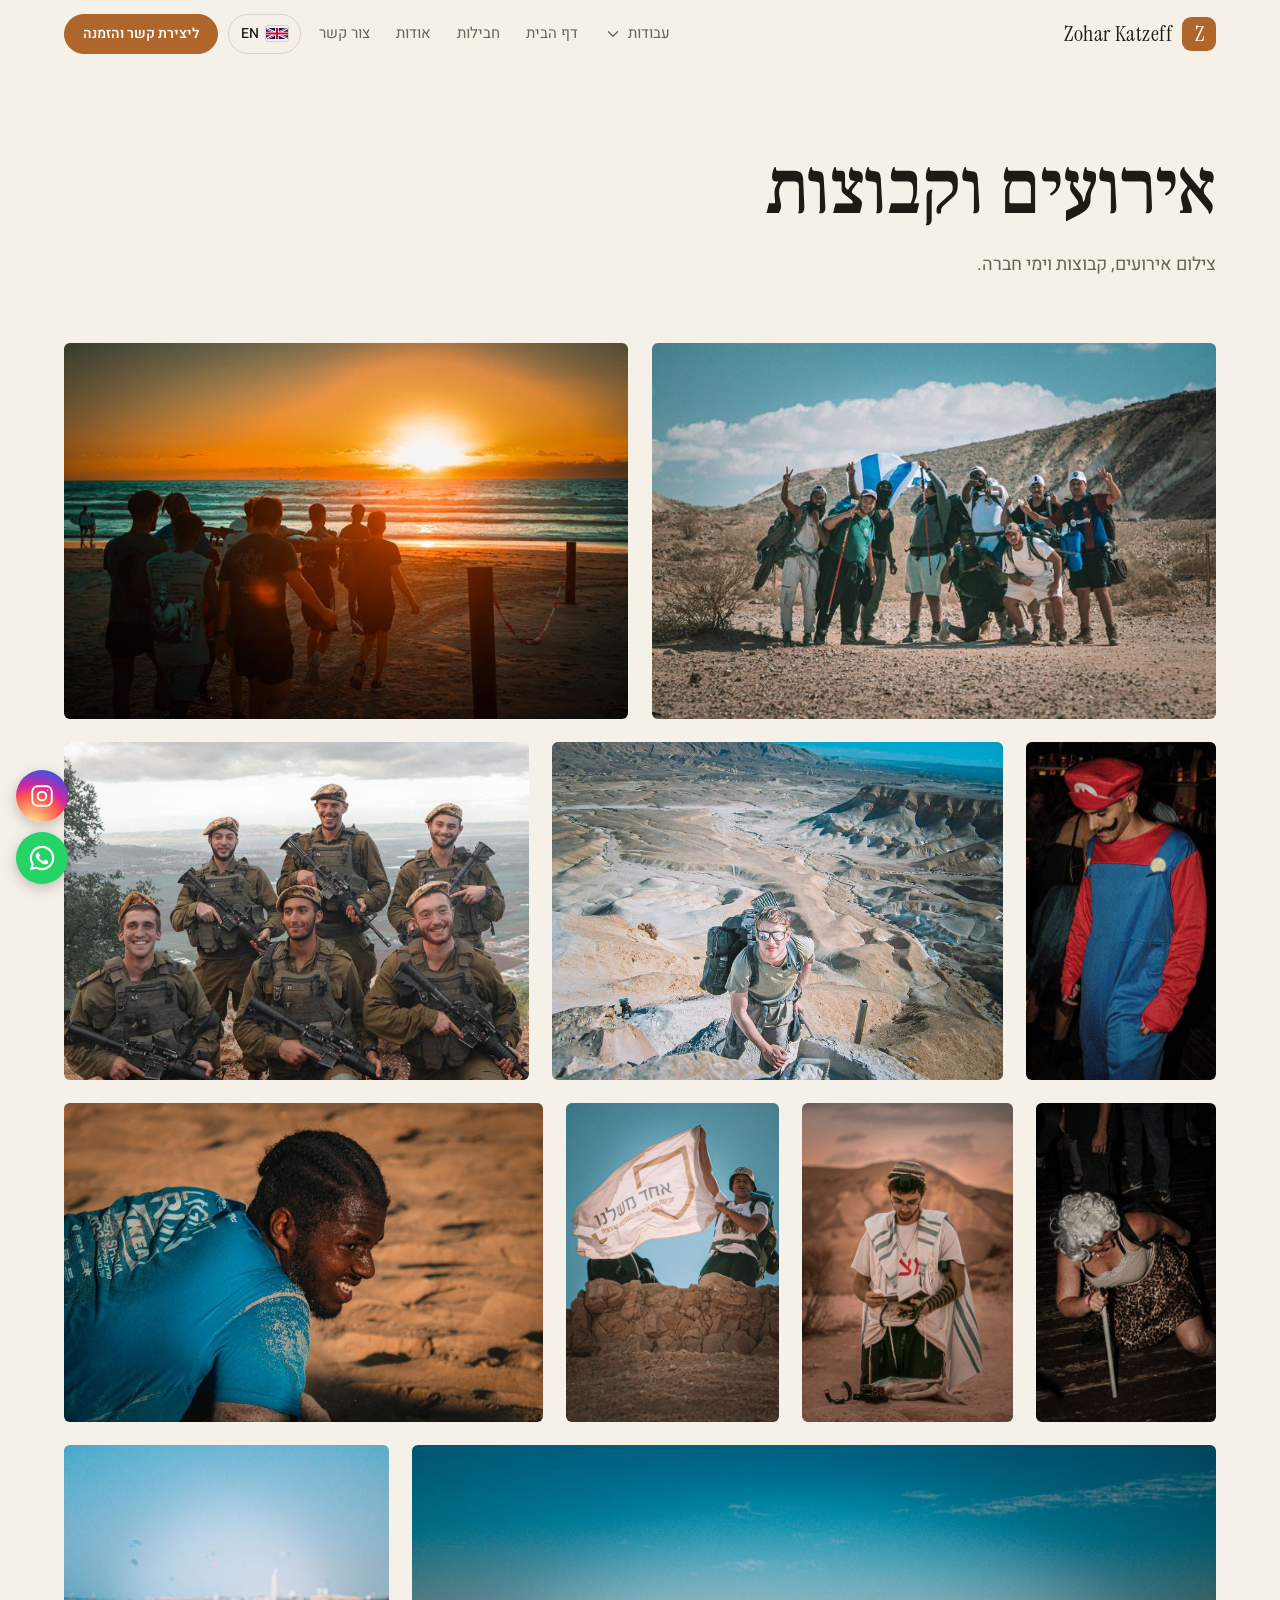
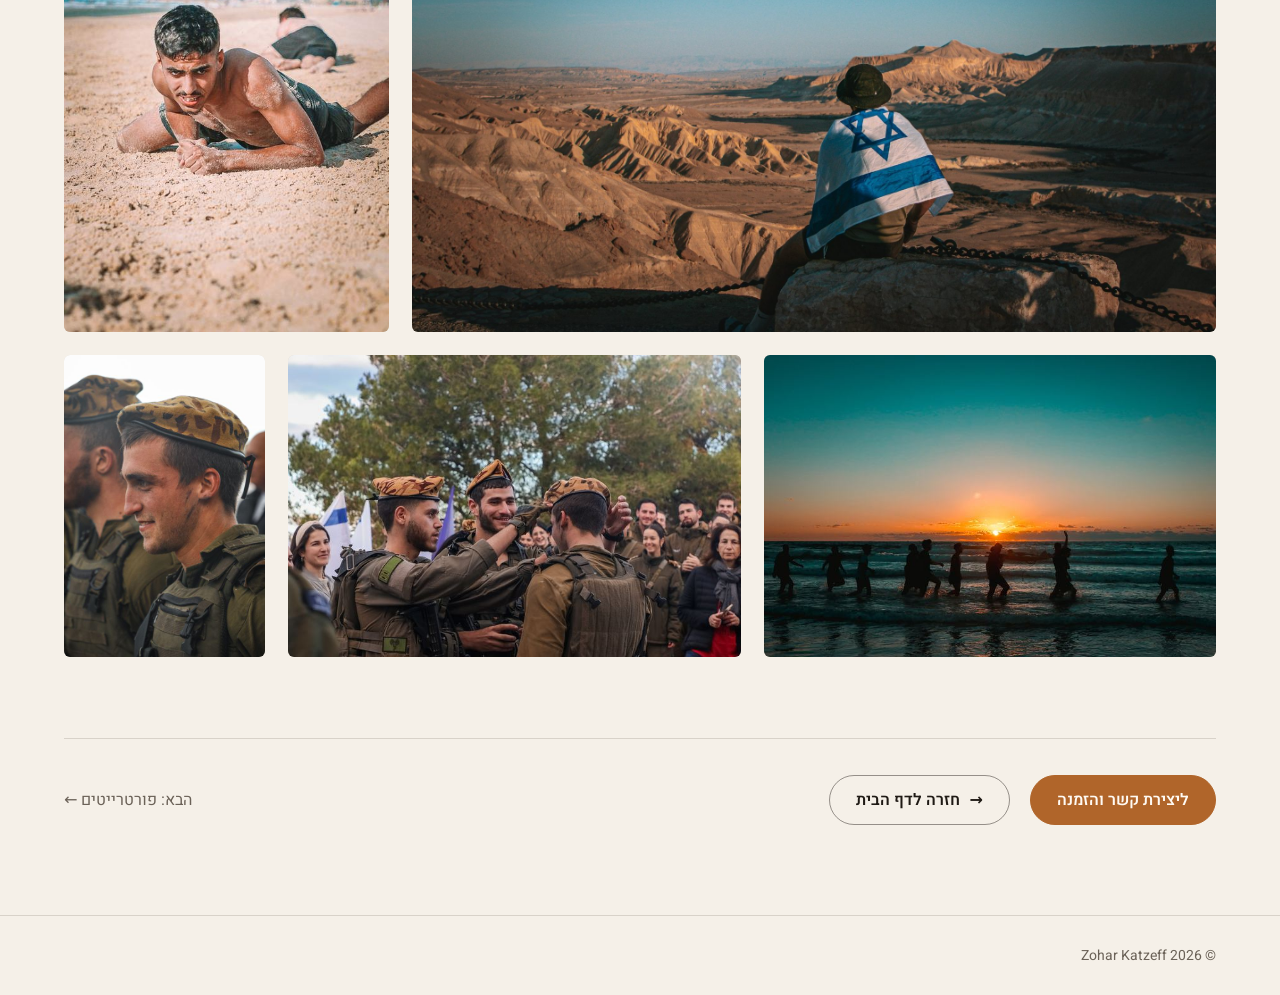
<file: events/index.html>
<!doctype html>
<html lang="he" dir="rtl">
<head>
<meta charset="utf-8">
<meta name="viewport" content="width=device-width, initial-scale=1, viewport-fit=cover">
<title>אירועים וקבוצות · זוהר קאצף צלם</title>
<meta name="description" content="צילום אירועים, קבוצות וימי חברה. זוהר קאצף, צלם · משמר דוד, מחסיה, תל אביב וכל הארץ. Events & Groups photography by Zohar Katzeff.">
<!-- seo -->
<link rel="canonical" href="https://zoharkatzeff.com/events/">
<meta property="og:url" content="https://zoharkatzeff.com/events/">
<meta property="og:type" content="website">
<meta property="og:locale" content="he_IL">
<link rel="alternate" hreflang="he" href="https://zoharkatzeff.com/events/">
<link rel="alternate" hreflang="en" href="https://zoharkatzeff.com/events/?lang=en">
<link rel="alternate" hreflang="x-default" href="https://zoharkatzeff.com/events/">
<!-- /seo -->
<meta property="og:title" content="Events & Groups · Zohar Katzeff">
<meta property="og:description" content="צלם · Photographer">
<meta property="og:image" content="https://zoharkatzeff.com/media/full/self-portrait-001.jpg">
<meta name="theme-color" content="#f5f0e8">
<link rel="icon" href="data:image/svg+xml,%3Csvg xmlns='http://www.w3.org/2000/svg' viewBox='0 0 64 64'%3E%3Crect width='64' height='64' rx='14' fill='%23121110'/%3E%3Ctext x='32' y='45' font-family='Georgia,serif' font-size='38' fill='%23e3a75f' text-anchor='middle'%3EZ%3C/text%3E%3C/svg%3E">
<link rel="preconnect" href="https://fonts.googleapis.com">
<link rel="preconnect" href="https://fonts.gstatic.com" crossorigin>
<link href="https://fonts.googleapis.com/css2?family=Frank+Ruhl+Libre:wght@400;500;700&family=Heebo:wght@300;400;500;600&family=Instrument+Serif:ital@0;1&display=swap" rel="stylesheet">
<link rel="stylesheet" href="../style.css?v=47">
</head>
<body data-page="events" data-base="../">
<header class="nav" id="nav"></header>
<main class="page" id="main"></main>
<footer class="footer" id="footer"></footer>
<div class="lightbox" id="lightbox" aria-hidden="true" role="dialog" aria-modal="true">
  <button class="icon-btn lb-close" id="lbClose" aria-label="Close">✕</button>
  <button class="icon-btn lb-arrow lb-prev" id="lbPrev" aria-label="Previous">‹</button>
  <figure class="lb-figure"><img id="lbImg" alt=""><figcaption id="lbCount" dir="ltr"></figcaption></figure>
  <button class="icon-btn lb-arrow lb-next" id="lbNext" aria-label="Next">›</button>
</div>
<script src="../data/photos.js?v=47"></script>
<script src="../app.js?v=47"></script>
</body>
</html>
</file>
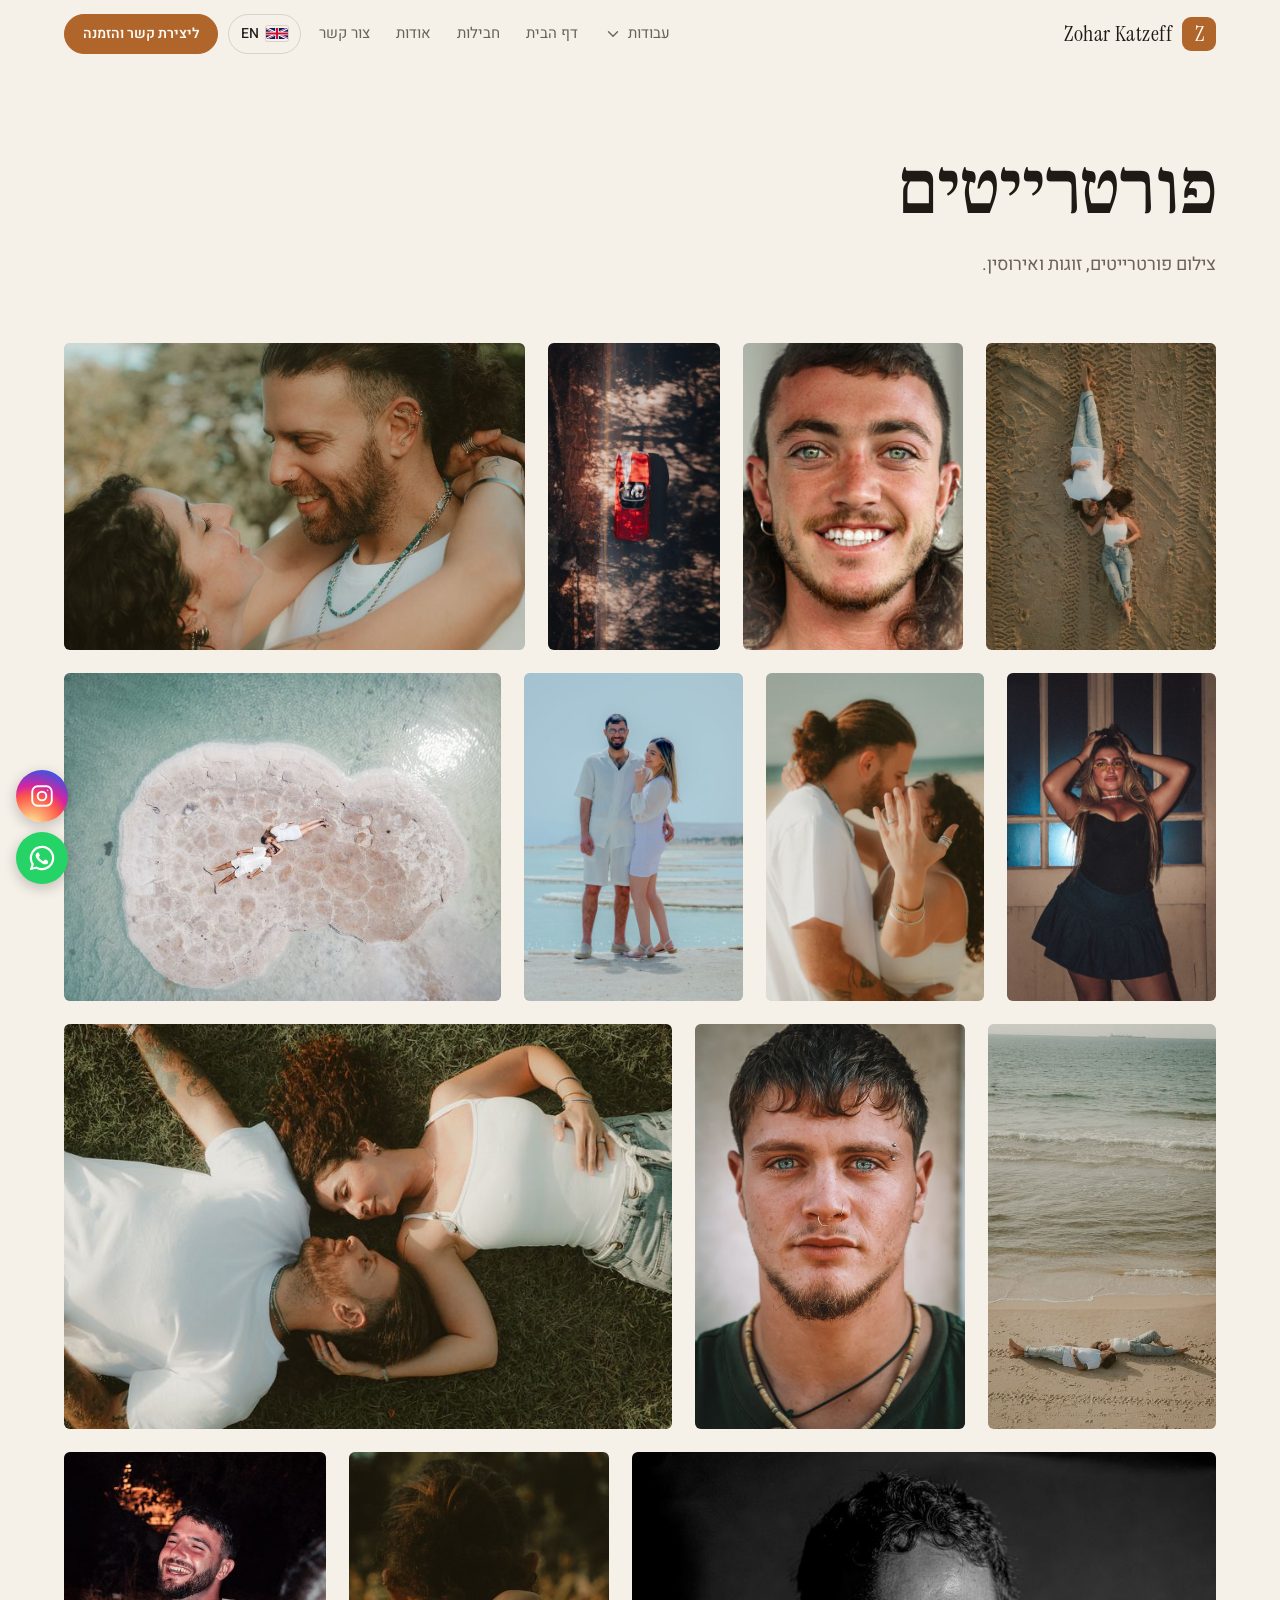
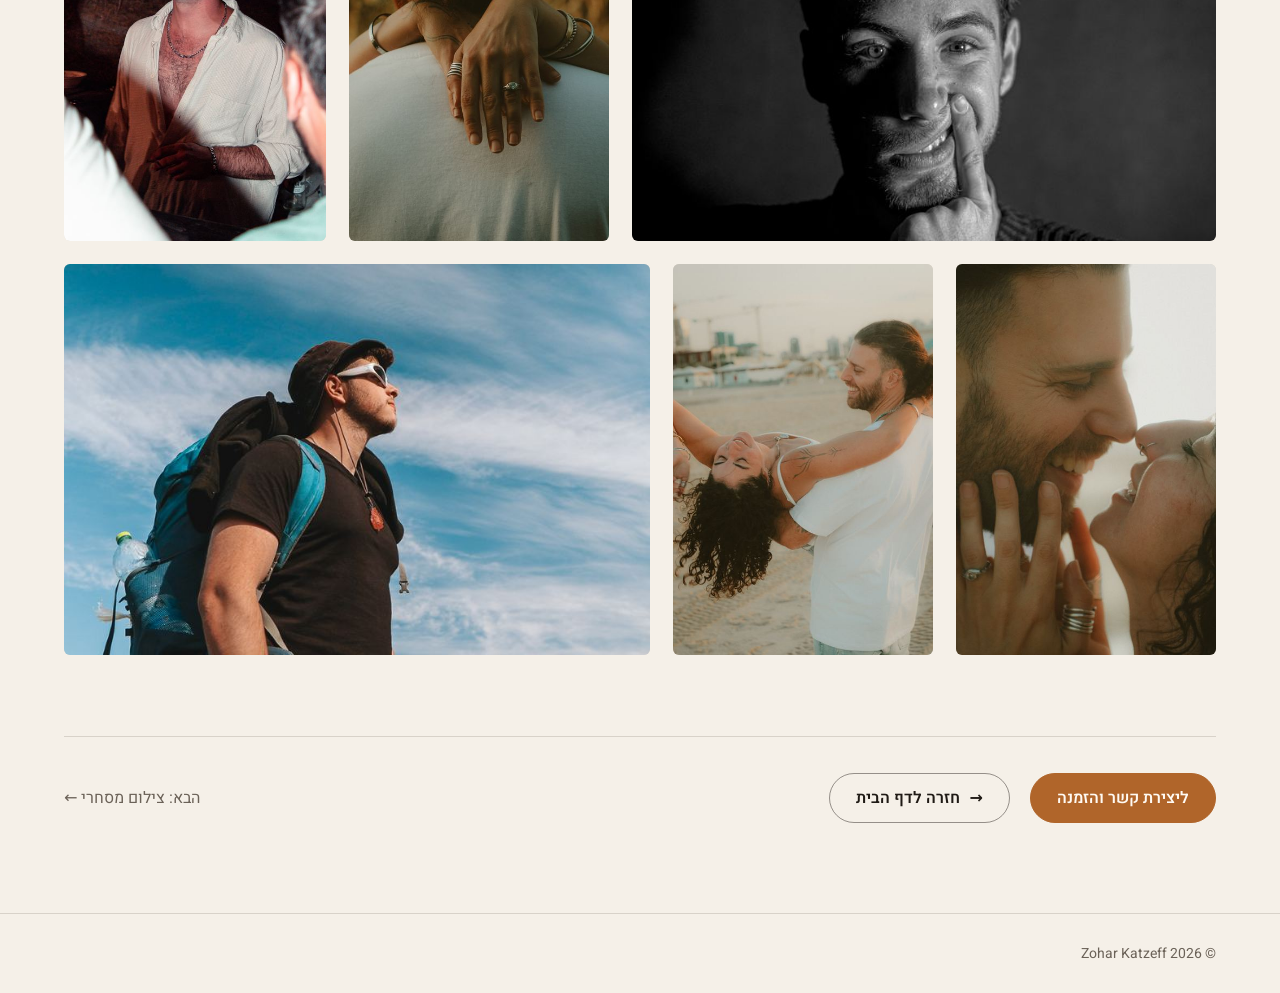
<file: portraits/index.html>
<!doctype html>
<html lang="he" dir="rtl">
<head>
<meta charset="utf-8">
<meta name="viewport" content="width=device-width, initial-scale=1, viewport-fit=cover">
<title>פורטרייטים · זוהר קאצף צלם</title>
<meta name="description" content="צילום פורטרייטים, זוגות ואירוסין. זוהר קאצף, צלם · משמר דוד, מחסיה, תל אביב וכל הארץ. Portraits photography by Zohar Katzeff.">
<!-- seo -->
<link rel="canonical" href="https://zoharkatzeff.com/portraits/">
<meta property="og:url" content="https://zoharkatzeff.com/portraits/">
<meta property="og:type" content="website">
<meta property="og:locale" content="he_IL">
<link rel="alternate" hreflang="he" href="https://zoharkatzeff.com/portraits/">
<link rel="alternate" hreflang="en" href="https://zoharkatzeff.com/portraits/?lang=en">
<link rel="alternate" hreflang="x-default" href="https://zoharkatzeff.com/portraits/">
<!-- /seo -->
<meta property="og:title" content="Portraits · Zohar Katzeff">
<meta property="og:description" content="צלם · Photographer">
<meta property="og:image" content="https://zoharkatzeff.com/media/full/self-portrait-001.jpg">
<meta name="theme-color" content="#f5f0e8">
<link rel="icon" href="data:image/svg+xml,%3Csvg xmlns='http://www.w3.org/2000/svg' viewBox='0 0 64 64'%3E%3Crect width='64' height='64' rx='14' fill='%23121110'/%3E%3Ctext x='32' y='45' font-family='Georgia,serif' font-size='38' fill='%23e3a75f' text-anchor='middle'%3EZ%3C/text%3E%3C/svg%3E">
<link rel="preconnect" href="https://fonts.googleapis.com">
<link rel="preconnect" href="https://fonts.gstatic.com" crossorigin>
<link href="https://fonts.googleapis.com/css2?family=Frank+Ruhl+Libre:wght@400;500;700&family=Heebo:wght@300;400;500;600&family=Instrument+Serif:ital@0;1&display=swap" rel="stylesheet">
<link rel="stylesheet" href="../style.css?v=47">
</head>
<body data-page="portraits" data-base="../">
<header class="nav" id="nav"></header>
<main class="page" id="main"></main>
<footer class="footer" id="footer"></footer>
<div class="lightbox" id="lightbox" aria-hidden="true" role="dialog" aria-modal="true">
  <button class="icon-btn lb-close" id="lbClose" aria-label="Close">✕</button>
  <button class="icon-btn lb-arrow lb-prev" id="lbPrev" aria-label="Previous">‹</button>
  <figure class="lb-figure"><img id="lbImg" alt=""><figcaption id="lbCount" dir="ltr"></figcaption></figure>
  <button class="icon-btn lb-arrow lb-next" id="lbNext" aria-label="Next">›</button>
</div>
<script src="../data/photos.js?v=47"></script>
<script src="../app.js?v=47"></script>
</body>
</html>
</file>
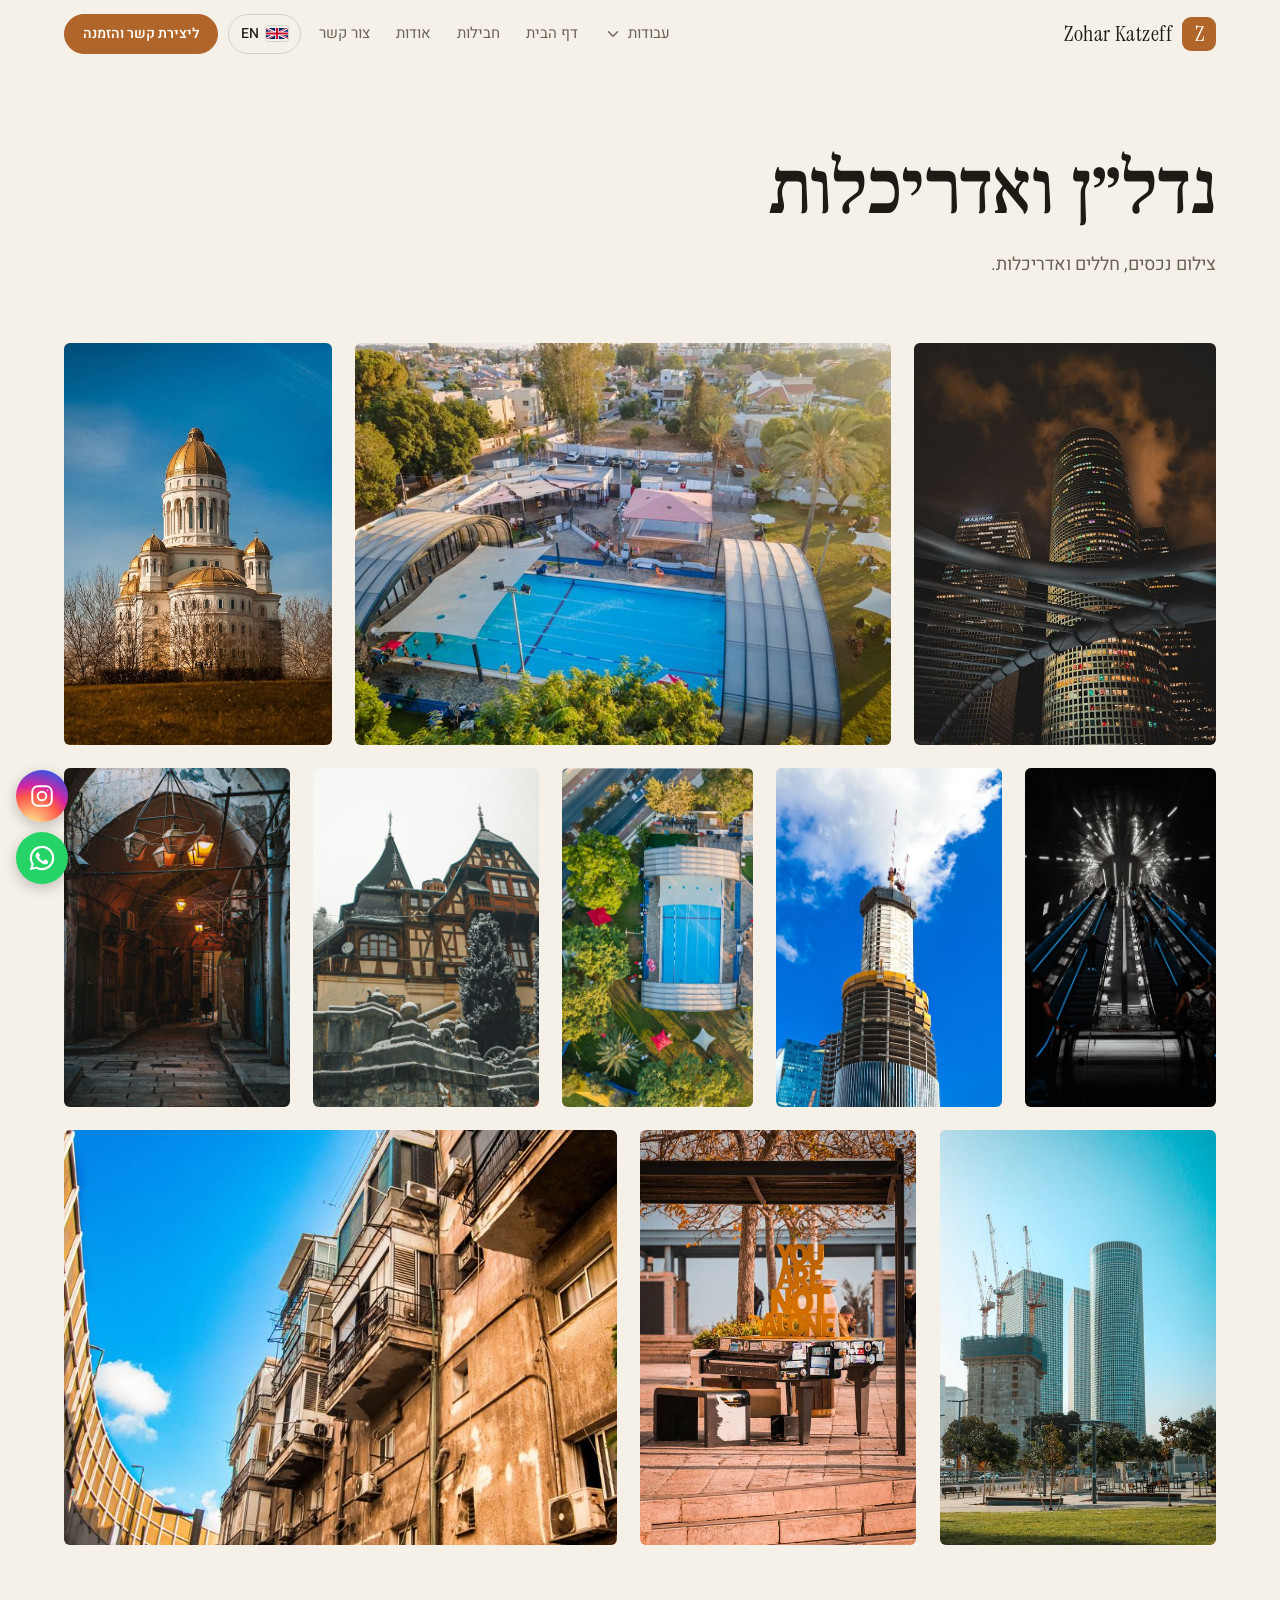
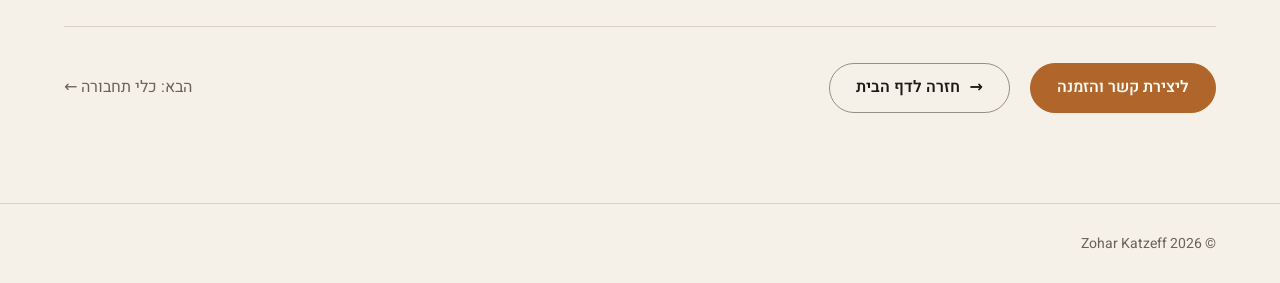
<file: real-estate/index.html>
<!doctype html>
<html lang="he" dir="rtl">
<head>
<meta charset="utf-8">
<meta name="viewport" content="width=device-width, initial-scale=1, viewport-fit=cover">
<title>נדל״ן ואדריכלות · זוהר קאצף צלם</title>
<meta name="description" content="צילום נכסים, חללים ואדריכלות. זוהר קאצף, צלם · משמר דוד, מחסיה, תל אביב וכל הארץ. Real Estate & Architecture photography by Zohar Katzeff.">
<!-- seo -->
<link rel="canonical" href="https://zoharkatzeff.com/real-estate/">
<meta property="og:url" content="https://zoharkatzeff.com/real-estate/">
<meta property="og:type" content="website">
<meta property="og:locale" content="he_IL">
<link rel="alternate" hreflang="he" href="https://zoharkatzeff.com/real-estate/">
<link rel="alternate" hreflang="en" href="https://zoharkatzeff.com/real-estate/?lang=en">
<link rel="alternate" hreflang="x-default" href="https://zoharkatzeff.com/real-estate/">
<!-- /seo -->
<meta property="og:title" content="Real Estate & Architecture · Zohar Katzeff">
<meta property="og:description" content="צלם · Photographer">
<meta property="og:image" content="https://zoharkatzeff.com/media/full/self-portrait-001.jpg">
<meta name="theme-color" content="#f5f0e8">
<link rel="icon" href="data:image/svg+xml,%3Csvg xmlns='http://www.w3.org/2000/svg' viewBox='0 0 64 64'%3E%3Crect width='64' height='64' rx='14' fill='%23121110'/%3E%3Ctext x='32' y='45' font-family='Georgia,serif' font-size='38' fill='%23e3a75f' text-anchor='middle'%3EZ%3C/text%3E%3C/svg%3E">
<link rel="preconnect" href="https://fonts.googleapis.com">
<link rel="preconnect" href="https://fonts.gstatic.com" crossorigin>
<link href="https://fonts.googleapis.com/css2?family=Frank+Ruhl+Libre:wght@400;500;700&family=Heebo:wght@300;400;500;600&family=Instrument+Serif:ital@0;1&display=swap" rel="stylesheet">
<link rel="stylesheet" href="../style.css?v=47">
</head>
<body data-page="real-estate" data-base="../">
<header class="nav" id="nav"></header>
<main class="page" id="main"></main>
<footer class="footer" id="footer"></footer>
<div class="lightbox" id="lightbox" aria-hidden="true" role="dialog" aria-modal="true">
  <button class="icon-btn lb-close" id="lbClose" aria-label="Close">✕</button>
  <button class="icon-btn lb-arrow lb-prev" id="lbPrev" aria-label="Previous">‹</button>
  <figure class="lb-figure"><img id="lbImg" alt=""><figcaption id="lbCount" dir="ltr"></figcaption></figure>
  <button class="icon-btn lb-arrow lb-next" id="lbNext" aria-label="Next">›</button>
</div>
<script src="../data/photos.js?v=47"></script>
<script src="../app.js?v=47"></script>
</body>
</html>
</file>
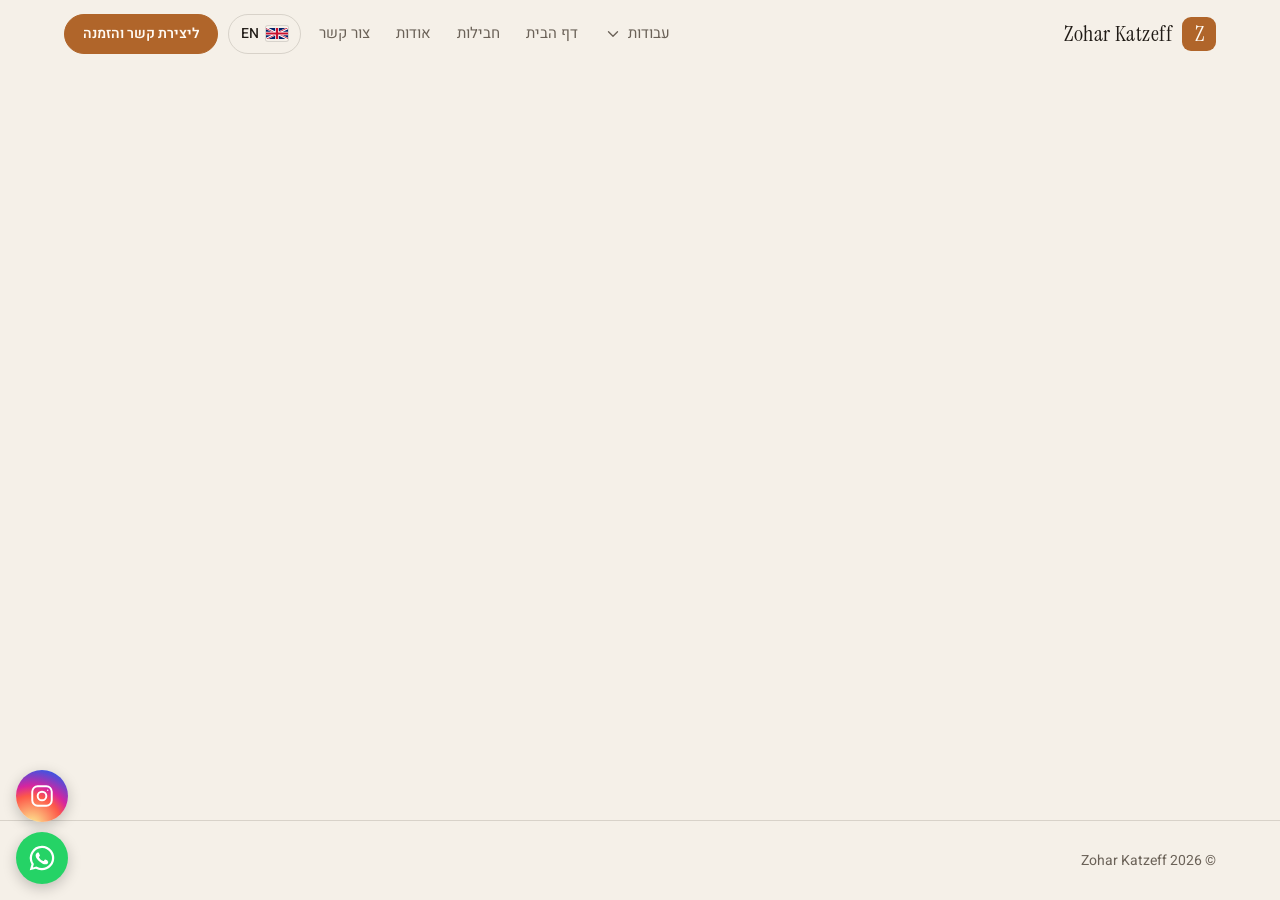
<file: street/index.html>
<!doctype html>
<html lang="he" dir="rtl">
<head>
<meta charset="utf-8">
<meta name="viewport" content="width=device-width, initial-scale=1, viewport-fit=cover">
<title>רחוב ואישי · זוהר קאצף</title>
<meta name="description" content="רחוב ואישי · Street & personal. זוהר קאצף, צלם.">
<meta property="og:title" content="Street & personal · Zohar Katzeff">
<meta property="og:description" content="צלם · Photographer">
<meta property="og:image" content="https://zoharkatzeff.github.io/media/full/bw-portraits-005.jpg">
<meta name="theme-color" content="#121110">
<link rel="icon" href="data:image/svg+xml,%3Csvg xmlns='http://www.w3.org/2000/svg' viewBox='0 0 64 64'%3E%3Crect width='64' height='64' rx='14' fill='%23121110'/%3E%3Ctext x='32' y='45' font-family='Georgia,serif' font-size='38' fill='%23e3a75f' text-anchor='middle'%3EZ%3C/text%3E%3C/svg%3E">
<link rel="preconnect" href="https://fonts.googleapis.com">
<link rel="preconnect" href="https://fonts.gstatic.com" crossorigin>
<link href="https://fonts.googleapis.com/css2?family=Frank+Ruhl+Libre:wght@400;500;700&family=Heebo:wght@300;400;500;600&family=Instrument+Serif:ital@0;1&display=swap" rel="stylesheet">
<link rel="stylesheet" href="../style.css?v=9">
</head>
<body data-page="street" data-base="../">
<header class="nav" id="nav"></header>
<main class="page" id="main"></main>
<footer class="footer" id="footer"></footer>
<div class="lightbox" id="lightbox" aria-hidden="true" role="dialog" aria-modal="true">
  <button class="icon-btn lb-close" id="lbClose" aria-label="Close">✕</button>
  <button class="icon-btn lb-arrow lb-prev" id="lbPrev" aria-label="Previous">‹</button>
  <figure class="lb-figure"><img id="lbImg" alt=""><figcaption id="lbCount"></figcaption></figure>
  <button class="icon-btn lb-arrow lb-next" id="lbNext" aria-label="Next">›</button>
</div>
<script src="../data/photos.js?v=9"></script>
<script src="../app.js?v=9"></script>
</body>
</html>
</file>
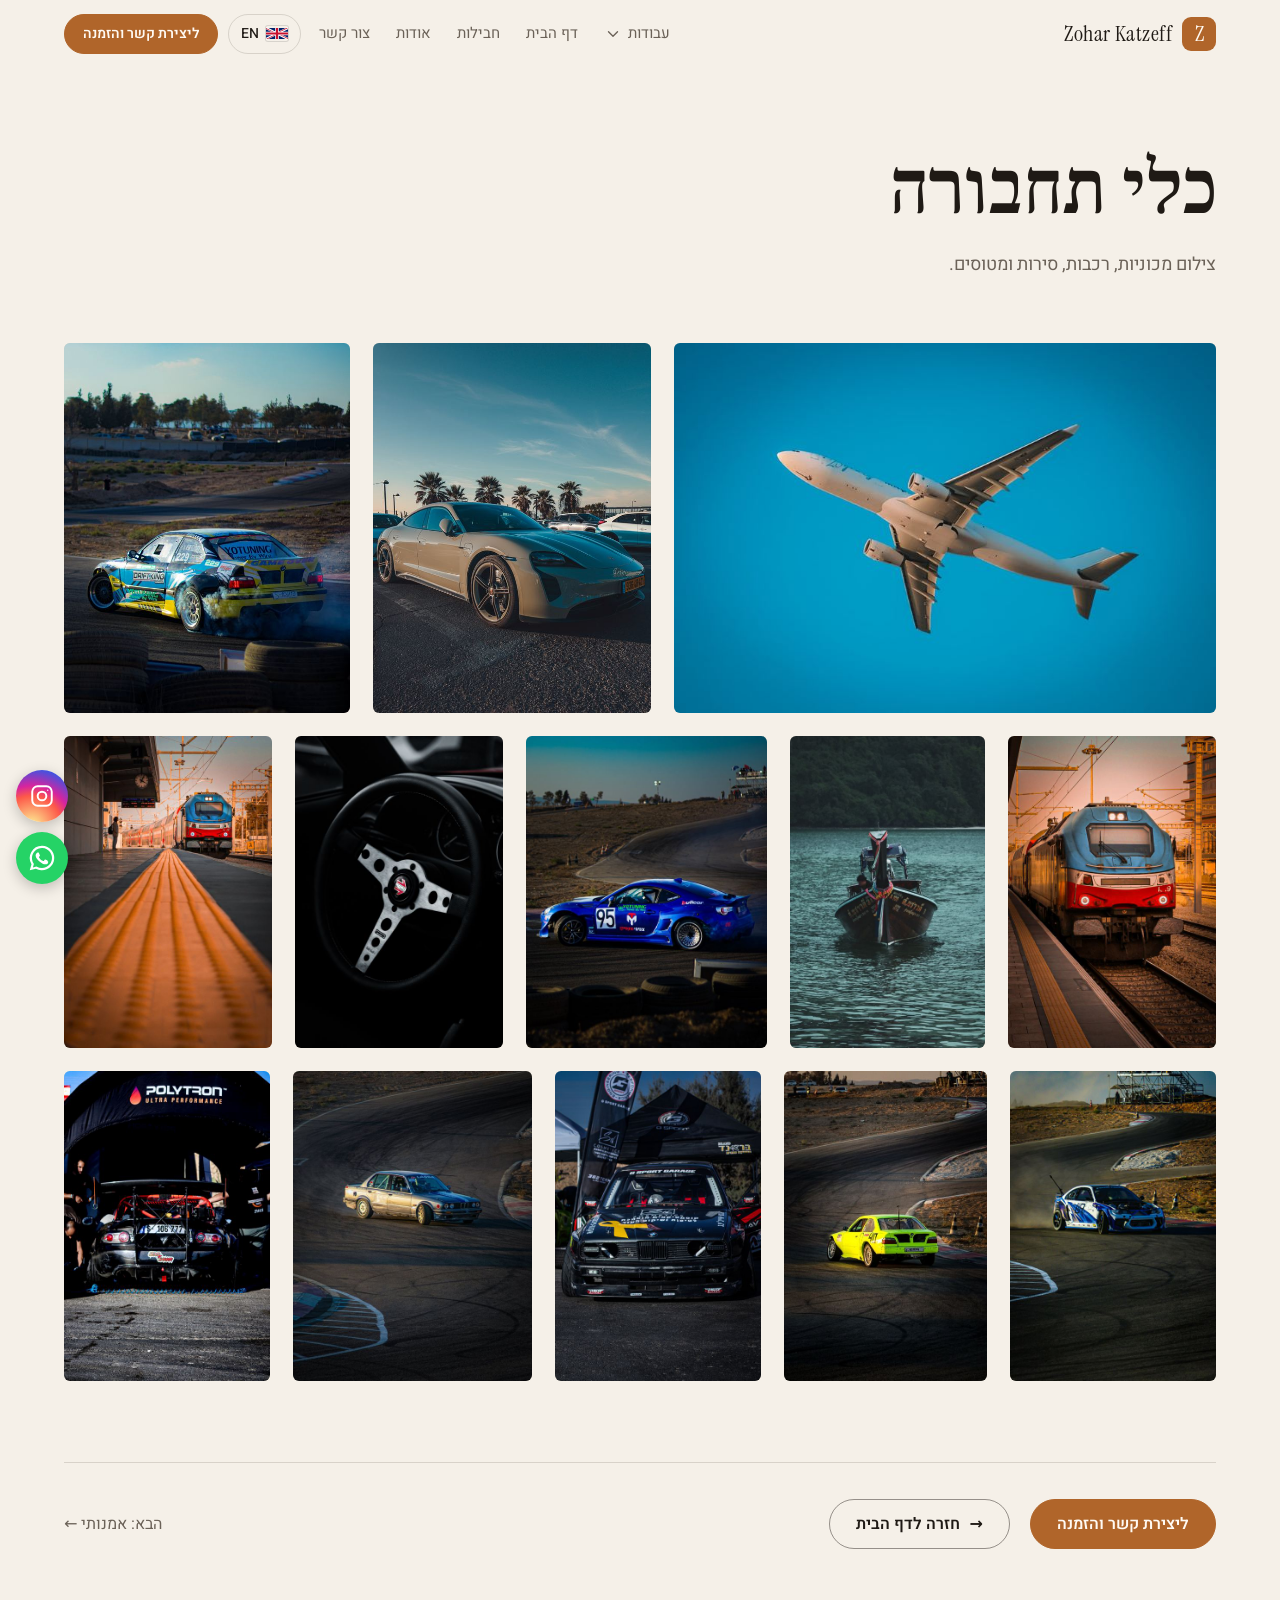
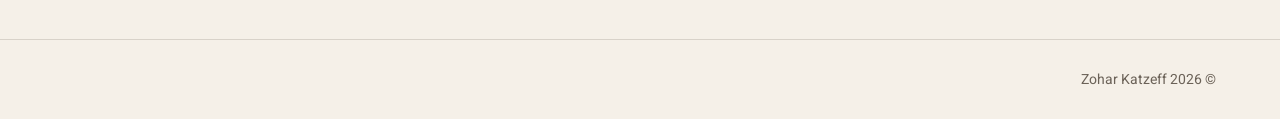
<file: vehicles/index.html>
<!doctype html>
<html lang="he" dir="rtl">
<head>
<meta charset="utf-8">
<meta name="viewport" content="width=device-width, initial-scale=1, viewport-fit=cover">
<title>כלי תחבורה · זוהר קאצף צלם</title>
<meta name="description" content="צילום מכוניות, רכבות, סירות ומטוסים. זוהר קאצף, צלם · משמר דוד, מחסיה, תל אביב וכל הארץ. Vehicles photography by Zohar Katzeff.">
<!-- seo -->
<link rel="canonical" href="https://zoharkatzeff.com/vehicles/">
<meta property="og:url" content="https://zoharkatzeff.com/vehicles/">
<meta property="og:type" content="website">
<meta property="og:locale" content="he_IL">
<link rel="alternate" hreflang="he" href="https://zoharkatzeff.com/vehicles/">
<link rel="alternate" hreflang="en" href="https://zoharkatzeff.com/vehicles/?lang=en">
<link rel="alternate" hreflang="x-default" href="https://zoharkatzeff.com/vehicles/">
<!-- /seo -->
<meta property="og:title" content="Vehicles · Zohar Katzeff">
<meta property="og:description" content="צלם · Photographer">
<meta property="og:image" content="https://zoharkatzeff.com/media/full/self-portrait-001.jpg">
<meta name="theme-color" content="#f5f0e8">
<link rel="icon" href="data:image/svg+xml,%3Csvg xmlns='http://www.w3.org/2000/svg' viewBox='0 0 64 64'%3E%3Crect width='64' height='64' rx='14' fill='%23121110'/%3E%3Ctext x='32' y='45' font-family='Georgia,serif' font-size='38' fill='%23e3a75f' text-anchor='middle'%3EZ%3C/text%3E%3C/svg%3E">
<link rel="preconnect" href="https://fonts.googleapis.com">
<link rel="preconnect" href="https://fonts.gstatic.com" crossorigin>
<link href="https://fonts.googleapis.com/css2?family=Frank+Ruhl+Libre:wght@400;500;700&family=Heebo:wght@300;400;500;600&family=Instrument+Serif:ital@0;1&display=swap" rel="stylesheet">
<link rel="stylesheet" href="../style.css?v=47">
</head>
<body data-page="vehicles" data-base="../">
<header class="nav" id="nav"></header>
<main class="page" id="main"></main>
<footer class="footer" id="footer"></footer>
<div class="lightbox" id="lightbox" aria-hidden="true" role="dialog" aria-modal="true">
  <button class="icon-btn lb-close" id="lbClose" aria-label="Close">✕</button>
  <button class="icon-btn lb-arrow lb-prev" id="lbPrev" aria-label="Previous">‹</button>
  <figure class="lb-figure"><img id="lbImg" alt=""><figcaption id="lbCount" dir="ltr"></figcaption></figure>
  <button class="icon-btn lb-arrow lb-next" id="lbNext" aria-label="Next">›</button>
</div>
<script src="../data/photos.js?v=47"></script>
<script src="../app.js?v=47"></script>
</body>
</html>
</file>
<file: style.css>
:root {
  --bg: #f5f0e8;
  --bg-2: #ece5da;
  --bg-3: #e2d9cb;
  --line: rgba(40,30,20,.14);
  --text: #1f1a15;
  --muted: #6b6258;
  --accent: #b0652a;
  --accent-ink: #fffaf3;
  --wa: #25d366;
  --radius: 14px;
  --gutter: clamp(16px, 5vw, 72px);
  --nav-h: 68px;
  --display: "Frank Ruhl Libre", Georgia, serif;
  --body: "Heebo", system-ui, sans-serif;
  --glass: rgba(245,240,232,.7);
  --glass-solid: rgba(245,240,232,.94);
  --shadow: rgba(60,40,20,.18);
  --ghost-line: rgba(31,26,21,.45);
  --text-soft: rgba(31,26,21,.82);
  --err: #b3261e;
  color-scheme: light;
}
html[lang="en"] { --display: "Instrument Serif", Georgia, serif; }

* { box-sizing: border-box; }
html { scroll-behavior: smooth; scroll-padding-top: calc(var(--nav-h) + 16px); }
body {
  margin: 0; background: var(--bg); color: var(--text);
  font: 400 17px/1.65 var(--body); -webkit-font-smoothing: antialiased;
  overflow-x: hidden; min-height: 100svh; display: flex; flex-direction: column;
}
body.locked { overflow: hidden; }
main { flex: 1; }
img { display: block; max-width: 100%; }
a { color: inherit; text-decoration: none; }
button { font: inherit; color: inherit; cursor: pointer; }
h1, h2, h3 { font-family: var(--display); font-weight: 500; line-height: 1.08; margin: 0; letter-spacing: -0.01em; }
h2 { font-size: clamp(34px, 5vw, 60px); }
html[lang="en"] h1, html[lang="en"] h2, html[lang="en"] h3 { font-weight: 400; letter-spacing: 0; }
:focus-visible { outline: 2px solid var(--accent); outline-offset: 3px; border-radius: 6px; }

.eyebrow {
  margin: 0 0 14px; color: var(--accent);
  font-size: 13px; font-weight: 500; letter-spacing: .18em; text-transform: uppercase;
}
html[lang="he"] .eyebrow { letter-spacing: .06em; font-size: 15px; }
.lede { color: var(--muted); max-width: 56ch; margin: 18px 0 0; font-size: 18px; }

/* Buttons */
.btn {
  display: inline-flex; align-items: center; justify-content: center; gap: 10px;
  min-height: 50px; padding: 0 26px; border-radius: 999px; border: 1px solid var(--accent);
  background: var(--accent); color: var(--accent-ink); font-weight: 600; font-size: 16px;
  transition: transform .2s, background .2s, color .2s; white-space: nowrap;
}
.btn:hover { transform: translateY(-2px); }
.btn-sm { min-height: 40px; padding: 0 18px; font-size: 14px; }
.btn svg { width: 22px; height: 22px; fill: none; stroke: currentColor; stroke-width: 1.8; }
.btn svg .fill { fill: currentColor; stroke: none; }
.btn-wa { background: var(--wa); border-color: var(--wa); color: #06260f; }

.icon-btn {
  width: 48px; height: 48px; border-radius: 50%; border: 1px solid var(--line);
  background: var(--glass); backdrop-filter: blur(8px); font-size: 20px;
  display: grid; place-items: center;
}
.icon-btn:hover { border-color: var(--text); }

/* Header + drop-down menu */
.nav {
  position: sticky; top: 0; z-index: 50; height: var(--nav-h); flex: none;
  display: flex; align-items: center; justify-content: space-between; gap: 12px;
  padding: 0 var(--gutter); background: var(--bg); border-bottom: 1px solid transparent;
  transition: border-color .3s;
}
.nav.scrolled { background: var(--glass-solid); backdrop-filter: blur(14px); border-color: var(--line); }
.brand { display: flex; align-items: center; gap: 10px; flex: none; }
.brand-mark {
  width: 34px; height: 34px; border-radius: 9px; display: grid; place-items: center;
  background: var(--accent); color: var(--accent-ink); font: 500 22px/1 "Instrument Serif", Georgia, serif;
}
.brand-name { font: 400 22px/1 "Instrument Serif", Georgia, serif; letter-spacing: .02em; }
.nav-end { display: flex; align-items: center; gap: 10px; }
.nav-link, .menu-btn { color: var(--muted); font-size: 15px; transition: color .2s; }
.nav-link:hover, .nav-link[aria-current], .menu-btn:hover, .menu-btn[aria-expanded="true"] { color: var(--text); }
.nav-link { padding: 0 8px; }
.menu { position: relative; }
.menu-btn {
  display: inline-flex; align-items: center; gap: 6px; height: 40px; padding: 0 8px;
  background: none; border: 0;
}
.menu-btn svg { width: 18px; height: 18px; fill: none; stroke: currentColor; stroke-width: 1.8; stroke-linecap: round; stroke-linejoin: round; }
.menu-chev { transition: transform .2s; }
.menu-btn[aria-expanded="true"] .menu-chev { transform: rotate(180deg); }
.menu-icon { display: none; }
.menu-list {
  position: absolute; top: calc(100% + 10px); inset-inline-start: 0; min-width: 240px;
  display: grid; padding: 8px; border-radius: 14px;
  background: var(--bg-2); border: 1px solid var(--line); box-shadow: 0 18px 50px var(--shadow);
}
.menu-list[hidden] { display: none; }
.menu-list a { padding: 11px 14px; border-radius: 9px; font-size: 16px; white-space: nowrap; }
.menu-list a:hover { background: var(--bg-3); }
.menu-list a[aria-current] { color: var(--accent); }
.menu-about, .menu-home { display: none; }
.menu-about { border-top: 1px solid var(--line); border-radius: 0 0 9px 9px !important; margin-top: 4px; }
.menu-list .menu-pkg { border-top: 0; margin-top: 0; }
.menu-home { border-bottom: 1px solid var(--line); border-radius: 9px 9px 0 0 !important; margin-bottom: 4px; }
.lang {
  height: 40px; min-width: 44px; padding: 0 12px; border-radius: 999px;
  background: transparent; border: 1px solid var(--line); font-size: 14px; font-weight: 500;
}
.lang:hover { border-color: var(--text); }
.lang { display: inline-flex; align-items: center; gap: 7px; }
.lang .flag { width: 22px; height: 15px; border-radius: 2px; box-shadow: 0 0 0 1px rgba(0,0,0,.12); flex: none; }
/* four menu links + the button: drop the name next to the Z on mid-size screens */
@media (max-width: 940px) { .brand-name { display: none; } }
@media (max-width: 720px) {
  .brand-name, .nav-link { display: none; }
  .menu-about, .menu-home { display: block; }
  .menu-label, .menu-chev { display: none; }
  .menu-icon { display: block; }
  .menu-btn { width: 40px; justify-content: center; padding: 0; border: 1px solid var(--line); border-radius: 999px; color: var(--text); }
  .menu { position: static; }
  .menu-list { inset-inline: var(--gutter); top: calc(var(--nav-h) - 4px); min-width: 0; }
  .nav-end { gap: 8px; }
}

/* Home: one photo, the name, the menu. Nothing on top of the photo.
   Same container and heading style as the category pages. */
.home { display: grid; grid-template-columns: minmax(0, 5fr) minmax(0, 6fr); gap: clamp(32px, 6vw, 96px); align-items: center; }
.home-photo { margin: 0; }
.home-photo img {
  width: 100%; height: auto; max-height: calc(100svh - var(--nav-h) - 120px); object-fit: cover;
  border-radius: var(--radius); animation: fade-in 1.2s ease both;
}
.home .page-head { margin-bottom: clamp(28px, 5vh, 48px); }
/* The name on the home page is in Caveat (Latin only, so Hebrew falls back to the normal heading font) */
.home .page-head h1 { font-family: "Caveat", var(--display); font-weight: 700; font-style: normal; letter-spacing: 0; font-size: clamp(56px, 7.5vw, 104px); line-height: 1; }
.home-cats { display: grid; border-bottom: 1px solid var(--line); max-width: 560px; }
.home-cats a {
  display: flex; align-items: baseline; gap: 18px; padding: 14px 0; border-top: 1px solid var(--line);
  font-size: 19px; transition: color .2s, padding .2s;
}
.home-cats a span { color: var(--accent); font: 400 20px/1 "Instrument Serif", Georgia, serif; min-width: 28px; }
.home-cats a:hover { color: var(--accent); padding-inline-start: 6px; }
@media (max-width: 860px) {
  .home { grid-template-columns: 1fr; }
  .home-photo img { max-height: none; }
}
@keyframes fade-in { from { opacity: 0; } to { opacity: 1; } }

/* Category pages */
.page { padding: clamp(48px, 9vh, 110px) var(--gutter) clamp(60px, 10vh, 120px); max-width: 1500px; width: 100%; margin: 0 auto; }
.page-head { margin-bottom: clamp(40px, 7vh, 80px); }
.page-head h1 { font-size: clamp(42px, 6vw, 80px); }
.page-end {
  display: flex; flex-wrap: wrap; align-items: center; justify-content: space-between; gap: 20px;
  margin-top: clamp(56px, 9vh, 100px); padding-top: 36px; border-top: 1px solid var(--line);
}
.page-end .next { color: var(--muted); font-size: 16px; margin-inline-start: auto; }
.btn-ghost { background: transparent; color: var(--text); border-color: var(--ghost-line); }
.btn-ghost:hover { border-color: var(--text); }
.page-end .next:hover { color: var(--text); }

/* Photo rows (built in app.js: whole photos, each row filled edge to edge) */
.grid { display: flex; flex-direction: column; gap: clamp(14px, 1.8vw, 24px); }
.row { display: flex; gap: clamp(14px, 1.8vw, 24px); }
@media (max-width: 600px) { .grid, .row { gap: 10px; } }
.tile {
  position: relative; min-width: 0; border-radius: 6px; overflow: hidden; cursor: zoom-in; background: var(--bg-3);
  opacity: 0; transform: translateY(18px); transition: opacity .7s ease, transform .7s ease;
}
.tile.in { opacity: 1; transform: none; }
.tile img { position: absolute; inset: 0; width: 100%; height: 100%; object-fit: cover; opacity: 0; transition: opacity .5s, transform .6s; }
.tile img.loaded { opacity: 1; }
.tile:hover img { transform: scale(1.03); }

/* About + contact page */
.about { display: grid; grid-template-columns: 5fr 6fr; gap: clamp(32px, 6vw, 90px); align-items: center; padding: clamp(48px, 9vh, 110px) var(--gutter); max-width: 1400px; margin: 0 auto; }
@media (max-width: 860px) { .about { grid-template-columns: 1fr; } }
.about-img img { width: 100%; aspect-ratio: 3 / 4; object-fit: cover; object-position: 50% 0; border-radius: var(--radius); }
.about-text p { color: var(--text-soft); max-width: 56ch; }
.about-text h1, .about-text .about-title { font-size: clamp(38px, 5vw, 60px); margin-bottom: 16px; }
.about { border-top: 1px solid var(--line); }
.steps { list-style: none; padding: 0; margin: 34px 0 0; display: grid; gap: 0; counter-reset: s; }
.steps li { counter-increment: s; display: grid; grid-template-columns: 52px 1fr; gap: 0 10px; padding: 16px 0; border-top: 1px solid var(--line); }
.steps li::before { content: "0" counter(s); grid-row: span 2; color: var(--accent); font: 400 26px/1 "Instrument Serif", Georgia, serif; }
.steps strong { font-weight: 500; }
.steps span { color: var(--muted); font-size: 15.5px; }

/* packages (about page) */
.packages { padding: clamp(64px, 9vw, 120px) var(--gutter); border-top: 1px solid var(--line); }
.packages-inner { max-width: 1240px; margin: 0 auto; }
.packages h2 { margin-bottom: 14px; }
.packages-lead { color: var(--text-soft); max-width: 60ch; margin: 0 0 34px; }
.pkg-grid { display: grid; grid-template-columns: repeat(3, 1fr); gap: 16px; }
.pkg {
  display: flex; flex-direction: column; gap: 8px; padding: 26px 26px 22px; border: 1px solid var(--line);
  border-radius: var(--radius); background: var(--bg-2); transition: border-color .2s ease, transform .2s ease;
}
a.pkg:hover { border-color: var(--accent); transform: translateY(-2px); }
.pkg h3 { font-size: clamp(24px, 2.2vw, 28px); }
.pkg-meta { margin: 0; color: var(--muted); font-size: 15.5px; line-height: 1.55; }
.pkg-count { margin: 6px 0 0; color: var(--accent); font-weight: 500; font-size: 16.5px; }
.pkg-see { margin-top: auto; padding-top: 14px; display: inline-flex; align-items: center; gap: 8px; font-size: 14.5px; color: var(--text-soft); }
.pkg-arrow { width: 18px; height: 18px; fill: none; stroke: currentColor; stroke-width: 1.6; }
html[dir="rtl"] .pkg-arrow { transform: scaleX(-1); }
a.pkg:hover .pkg-see { color: var(--accent); }
@media (max-width: 960px) { .pkg-grid { grid-template-columns: repeat(2, 1fr); } }
@media (max-width: 600px) { .pkg-grid { grid-template-columns: 1fr; } .pkg { padding: 22px 20px 18px; } }

.contact { padding: clamp(80px, 11vw, 140px) var(--gutter); background: var(--bg-2); }
.contact-inner { display: grid; grid-template-columns: 1fr 1fr; gap: clamp(32px, 6vw, 90px); max-width: 1240px; margin: 0 auto; }
@media (max-width: 860px) { .contact-inner { grid-template-columns: 1fr; } }
.contact-label { margin: 22px 0 12px; font-size: 18px; font-weight: 500; }
.contact-links { display: grid; gap: 4px; margin-top: 26px; }
.contact-links a { display: flex; align-items: center; gap: 14px; min-height: 48px; font-size: 17px; border-bottom: 1px solid var(--line); }
.contact-links a:hover { color: var(--accent); }
.contact-links svg { width: 22px; height: 22px; fill: none; stroke: var(--accent); stroke-width: 1.6; flex: none; }
.form {
  display: grid; grid-template-columns: 1fr 1fr; gap: 16px; align-content: start;
  background: var(--bg); border: 1px solid var(--line); border-radius: 20px; padding: clamp(20px, 3vw, 34px);
}
.form .full { grid-column: 1 / -1; }
@media (max-width: 520px) { .form { grid-template-columns: 1fr; } }
.form label { display: grid; gap: 7px; font-size: 14px; color: var(--muted); }
.form input, .form select, .form textarea {
  width: 100%; min-height: 48px; padding: 12px 14px; border-radius: 10px;
  border: 1px solid var(--line); background: var(--bg-2); color: var(--text); font: 16px/1.4 var(--body);
}
.form textarea { resize: vertical; }
.form input:focus, .form select:focus, .form textarea:focus { outline: none; border-color: var(--accent); }
.form-err { grid-column: 1 / -1; margin: 0; color: var(--err); font-size: 14px; }

.footer {
  display: flex; justify-content: space-between; gap: 16px; padding: 28px var(--gutter) calc(28px + env(safe-area-inset-bottom));
  border-top: 1px solid var(--line); color: var(--muted); font-size: 14px;
}
.footer a:hover { color: var(--text); }
.footer { align-items: center; flex-wrap: wrap; }

/* floating Instagram + WhatsApp buttons */
.fab {
  position: fixed; z-index: 60; inset-inline-end: 16px; bottom: calc(16px + env(safe-area-inset-bottom));
  display: flex; flex-direction: column; gap: 10px;
}
.fab a {
  width: 52px; height: 52px; border-radius: 50%; display: grid; place-items: center; color: #fff;
  box-shadow: 0 4px 14px rgba(0,0,0,.22); transition: transform .2s ease;
}
.fab a:hover { transform: scale(1.07); }
.fab svg { width: 26px; height: 26px; fill: none; stroke: currentColor; stroke-width: 1.8; }
.fab svg .fill { fill: currentColor; stroke: none; }
.fab-ig { background: radial-gradient(circle at 30% 107%, #fdf497 0%, #fd5949 45%, #d6249f 60%, #285AEB 90%); }
.fab-wa { background: #25D366; }
.fab-wa svg { width: 30px; height: 30px; }
body.locked .fab { display: none; }
.social { display: flex; align-items: center; gap: 18px; flex-wrap: wrap; }
.social a { display: inline-flex; align-items: center; gap: 8px; min-height: 44px; }
.social svg { width: 20px; height: 20px; fill: none; stroke: currentColor; stroke-width: 1.6; flex: none; }
.social svg .fill { fill: currentColor; stroke: none; }
.follow { margin-top: 34px; }
.social-big { gap: 12px; margin-top: 12px; }
.social-big a { padding: 10px 18px; border: 1px solid var(--line); border-radius: 999px; font-size: 16px; color: var(--text); }
.social-big a:hover { border-color: var(--accent); color: var(--accent); }
.social-big svg { stroke: var(--accent); }

/* Lightbox */
.lightbox {
  position: fixed; inset: 0; z-index: 100; background: rgba(8,7,6,.97);
  display: flex; align-items: center; justify-content: center;
  opacity: 0; pointer-events: none; transition: opacity .3s;
}
.lightbox.open { opacity: 1; pointer-events: auto; }
.lb-figure { margin: 0; display: flex; flex-direction: column; align-items: center; gap: 12px; }
.lb-figure img { max-width: 92vw; max-height: 84svh; object-fit: contain; border-radius: 4px; transition: opacity .25s; }
.lb-figure img.fading { opacity: .25; }
.lb-figure figcaption { font-size: 14px; color: var(--muted); }
.lb-close { position: absolute; top: 14px; inset-inline-end: 14px; z-index: 2; }
.lb-arrow { position: absolute; top: 50%; transform: translateY(-50%); font-size: 30px; line-height: 1; }
.lb-prev { inset-inline-start: 14px; }
.lb-next { inset-inline-end: 14px; }
@media (max-width: 600px) { .lb-arrow { display: none; } }

@media (prefers-reduced-motion: reduce) {
  *, *::before, *::after { transition-duration: .01ms !important; animation: none !important; scroll-behavior: auto !important; }
  .tile { opacity: 1; transform: none; }
}

/* About: "What you get" */
.gets-title { font-family: var(--display); font-size: clamp(22px, 2.4vw, 28px); font-weight: 500; margin: 30px 0 10px; }
.gets { list-style: none; margin: 0 0 8px; padding: 0; display: grid; gap: 10px; }
.gets li { position: relative; padding-inline-start: 22px; color: var(--muted); line-height: 1.6; }
.gets li::before { content: ""; position: absolute; inset-inline-start: 2px; top: .7em; width: 7px; height: 7px; border-radius: 50%; background: var(--accent); }
.gets strong { color: var(--text); font-weight: 500; }

/* the photo viewer stays dark in every theme */
.lightbox { --text: #f2ede4; --muted: #a8a096; --line: rgba(242,237,228,.12); --glass: rgba(18,17,16,.6); color: var(--text); }
</file>
